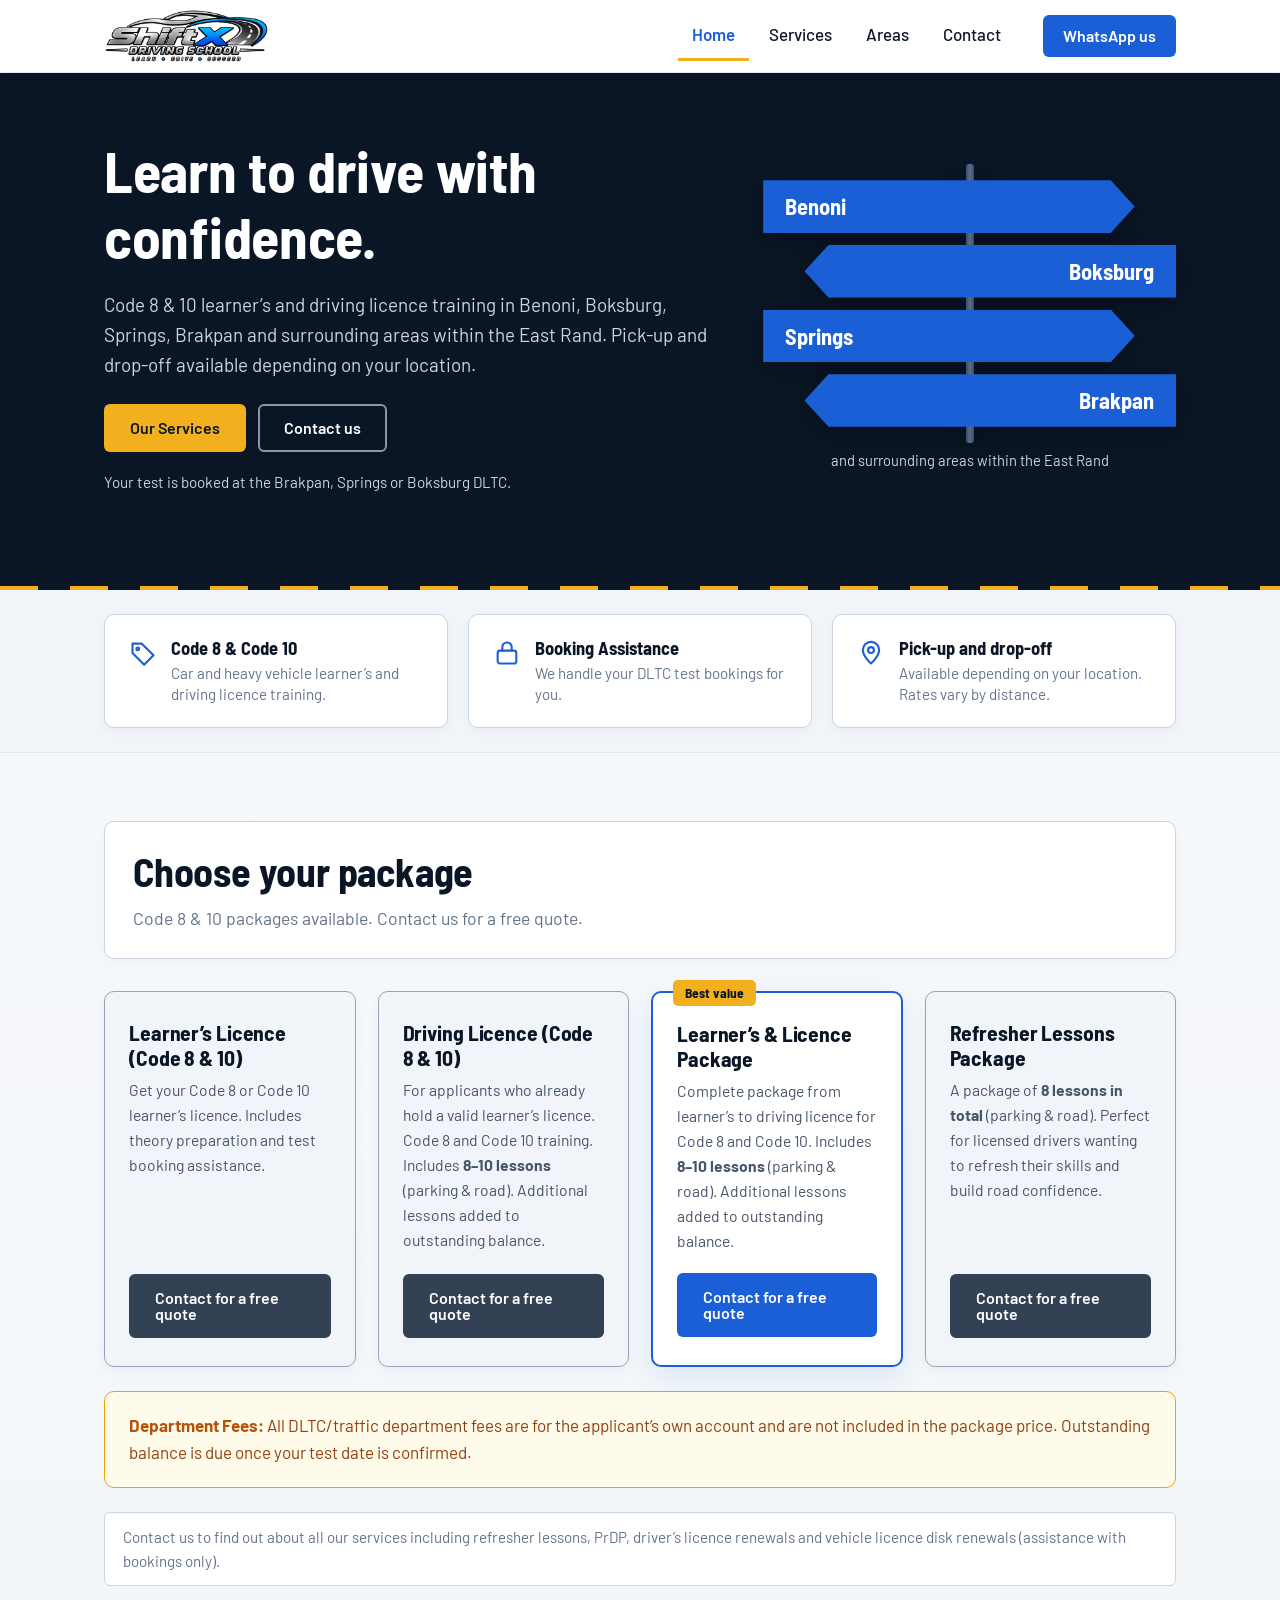
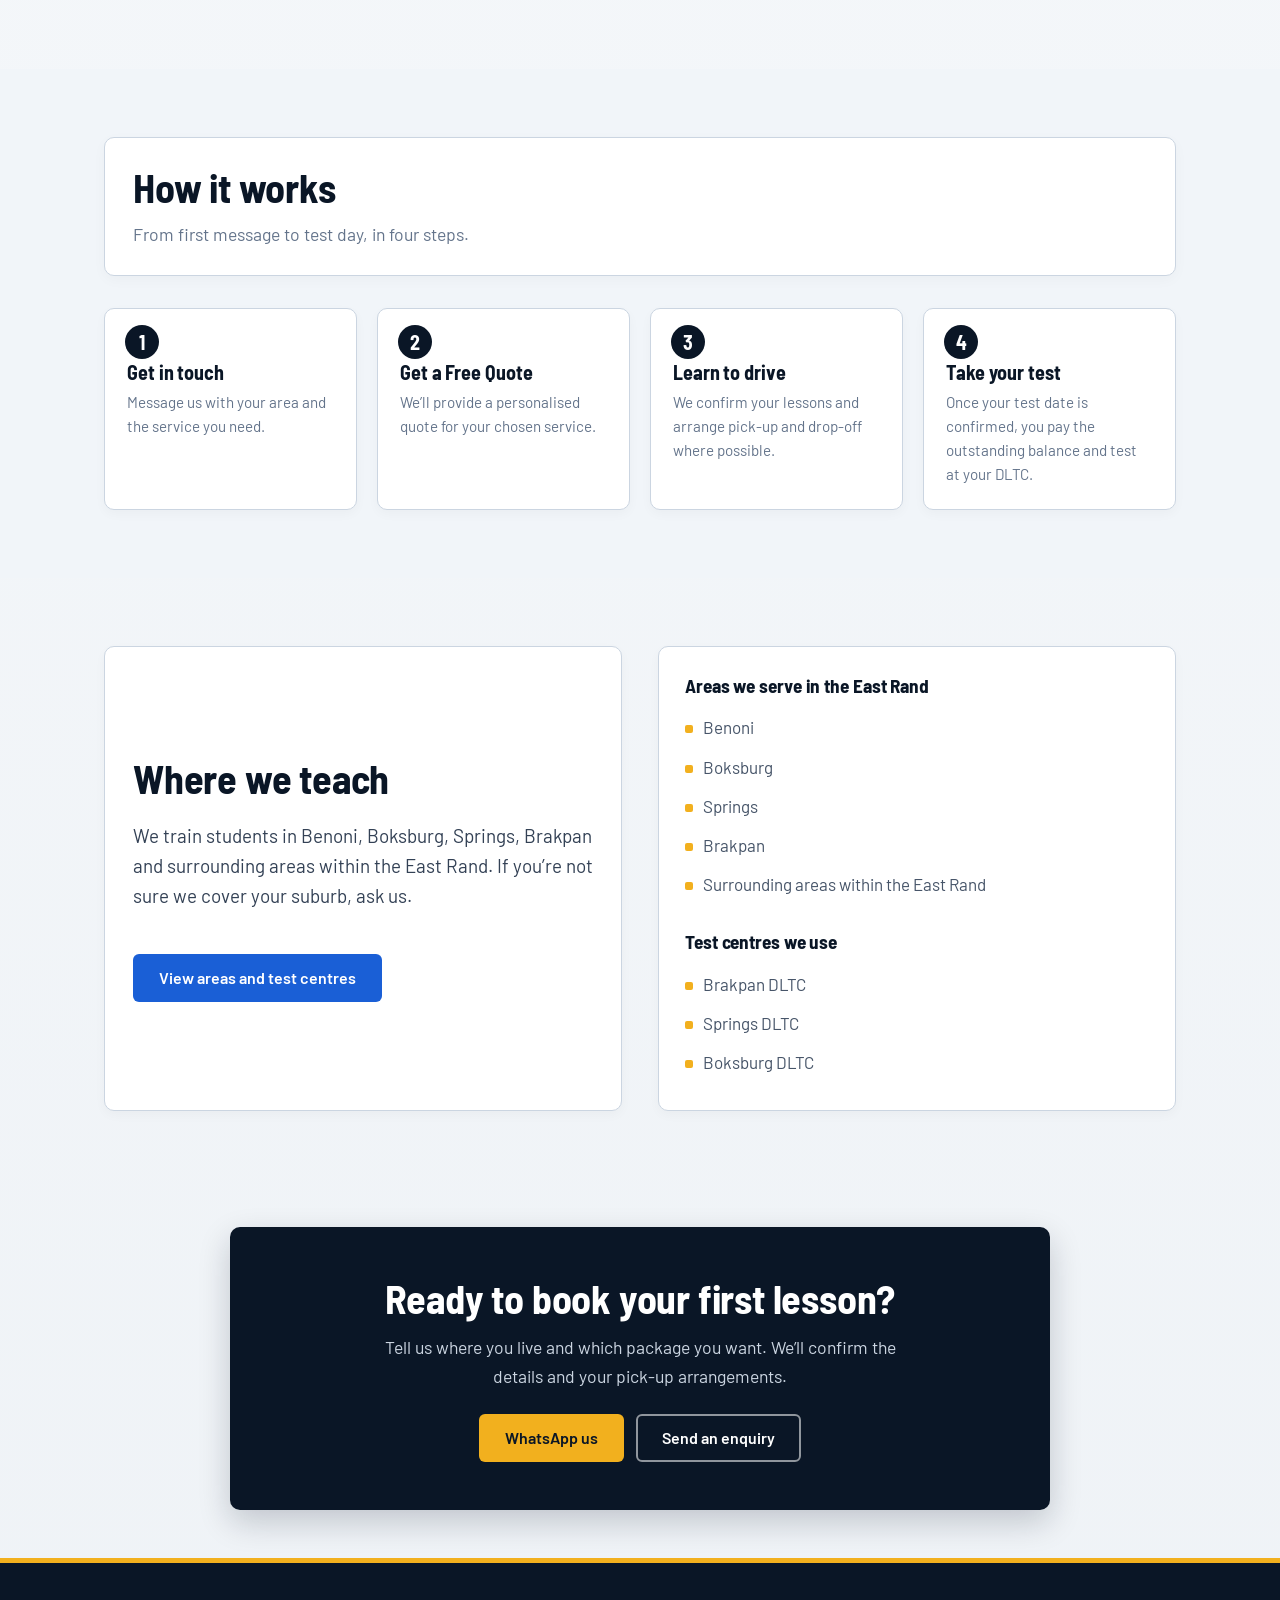
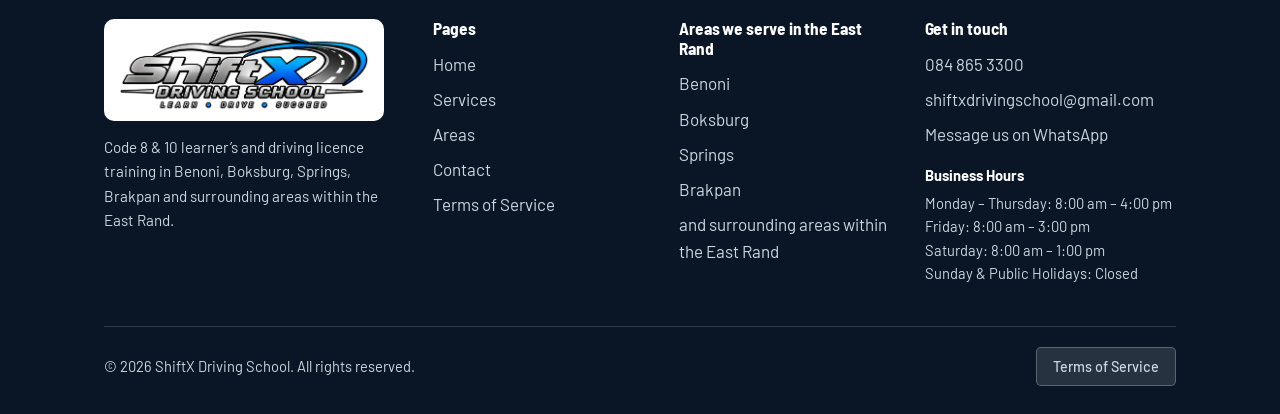
<file: index.html>
<!DOCTYPE html>
<html lang="en-ZA">
<head>
<meta charset="utf-8">
<meta name="viewport" content="width=device-width, initial-scale=1">
<title>ShiftX Driving School | Driving lessons in Benoni, Boksburg, Springs &amp; Brakpan</title>
<meta name="description" content="Code 8 &amp; 10 learner&rsquo;s and driving licence training in Benoni, Boksburg, Springs, Brakpan and surrounding areas within the East Rand. Refresher lessons, PrDP, driver's licence and vehicle licence disk renewals (assistance with bookings only).">
<meta name="theme-color" content="#0A1626">
<meta property="og:type" content="website">
<meta property="og:title" content="ShiftX Driving School | Driving lessons in Benoni, Boksburg, Springs &amp; Brakpan">
<meta property="og:description" content="Code 8 &amp; 10 learner&rsquo;s and driving licence training in Benoni, Boksburg, Springs, Brakpan and surrounding areas within the East Rand. Refresher lessons, PrDP, driver's licence and vehicle licence disk renewals (assistance with bookings only).">
<meta property="og:image" content="assets/og-image.jpg">
<link rel="icon" href="assets/favicon.svg" type="image/svg+xml">
<link rel="apple-touch-icon" href="assets/apple-touch-icon.png">
<link rel="preconnect" href="https://fonts.googleapis.com">
<link rel="preconnect" href="https://fonts.gstatic.com" crossorigin>
<link href="https://fonts.googleapis.com/css2?family=Barlow:wght@400;500;600&amp;family=Barlow+Semi+Condensed:wght@600;700&amp;display=swap" rel="stylesheet">
<link rel="stylesheet" href="css/styles.css">
</head>
<body>

<a class="skip-link" href="#main">Skip to content</a>
<header class="site-header">
  <div class="container header-inner">
    <a class="brand" href="index.html" aria-label="ShiftX Driving School, home"><img src="assets/logo-light.png" alt="ShiftX Driving School" width="1038" height="339"></a>
    <button class="nav-toggle" type="button" aria-expanded="false" aria-controls="site-nav"><span class="sr-only">Menu</span><span class="bars" aria-hidden="true"></span></button>
    <nav id="site-nav" class="nav" aria-label="Main">
      <ul>
        <li><a href="index.html" aria-current="page">Home</a></li>
        <li><a href="services.html">Services</a></li>
        <li><a href="areas.html">Areas</a></li>
        <li><a href="contact.html">Contact</a></li>
      </ul>
      <a class="btn btn--blue" data-whatsapp href="contact.html">WhatsApp us</a>
    </nav>
  </div>
</header>
<main id="main">
<script type="application/ld+json">{"@context": "https://schema.org", "@type": "LocalBusiness", "name": "ShiftX Driving School", "description": "Code 8 & 10 learner's and driving licence training in Benoni, Boksburg, Springs and Brakpan.", "areaServed": [{"@type": "City", "name": "Benoni"}, {"@type": "City", "name": "Boksburg"}, {"@type": "City", "name": "Springs"}, {"@type": "City", "name": "Brakpan"}], "address": {"@type": "PostalAddress", "addressCountry": "ZA", "addressRegion": "Gauteng"}}</script>
<section class="hero">
  <div class="container hero-grid">
    <div class="hero-card">
      <h1>Learn to drive with confidence.</h1>
      <p class="lead">Code 8 &amp; 10 learner&rsquo;s and driving licence training in Benoni, Boksburg, Springs, Brakpan and surrounding areas within the East Rand. Pick-up and drop-off available depending on your location.</p>
      <div class="btn-row">
        <a class="btn btn--yellow" href="services.html">Our Services</a>
        <a class="btn btn--outline-light" href="contact.html">Contact us</a>
      </div>
      <p class="hero-note">Your test is booked at the Brakpan, Springs or Boksburg DLTC.</p>
    </div>
    <div class="signpost-card">
      <nav class="signpost" aria-label="Areas we serve">
        <a class="sign" href="areas.html#benoni">Benoni</a>
        <a class="sign sign--left" href="areas.html#boksburg">Boksburg</a>
        <a class="sign" href="areas.html#springs">Springs</a>
        <a class="sign sign--left" href="areas.html#brakpan">Brakpan</a>
      </nav>
      <p class="signpost-caption">and surrounding areas within the East Rand</p>
    </div>
  </div>
</section>

<section class="strip" aria-label="Why choose us">
  <div class="container">
    <ul class="strip-grid">
      <li class="strip-item"><svg viewBox="0 0 24 24" fill="none" stroke="currentColor" stroke-width="1.8" stroke-linecap="round" stroke-linejoin="round" aria-hidden="true"><path d="M3 12V4h8l10 10-8 8L3 12z"/><circle cx="7.5" cy="8.5" r="1.2"/></svg><div><strong>Code 8 &amp; Code 10</strong><span>Car and heavy vehicle learner&rsquo;s and driving licence training.</span></div></li>
      <li class="strip-item"><svg viewBox="0 0 24 24" fill="none" stroke="currentColor" stroke-width="1.8" stroke-linecap="round" stroke-linejoin="round" aria-hidden="true"><rect x="4" y="10" width="16" height="11" rx="2"/><path d="M8 10V7a4 4 0 018 0v3"/></svg><div><strong>Booking Assistance</strong><span>We handle your DLTC test bookings for you.</span></div></li>
      <li class="strip-item"><svg viewBox="0 0 24 24" fill="none" stroke="currentColor" stroke-width="1.8" stroke-linecap="round" stroke-linejoin="round" aria-hidden="true"><path d="M12 21s7-6.2 7-11.5A7 7 0 005 9.5C5 14.8 12 21 12 21z"/><circle cx="12" cy="9.5" r="2.5"/></svg><div><strong>Pick-up and drop-off</strong><span>Available depending on your location. Rates vary by distance.</span></div></li>
    </ul>
  </div>
</section>

<section class="section" id="packages">
  <div class="container">
    <div class="section-head">
      <h2>Choose your package</h2>
      <p>Code 8 &amp; 10 packages available. Contact us for a free quote.</p>
    </div>
    <div class="plans">
      <!-- Learner's only -->
      <article class="plan">
        <h3>Learner&rsquo;s Licence (Code 8 &amp; 10)</h3>
        <p class="plan-desc">Get your Code 8 or Code 10 learner&rsquo;s licence. Includes theory preparation and test booking assistance.</p>
        <a class="btn btn--gray" href="contact.html" style="margin-top:auto">Contact for a free quote</a>
      </article>

      <!-- Licence only -->
      <article class="plan">
        <h3>Driving Licence (Code 8 &amp; 10)</h3>
        <p class="plan-desc">For applicants who already hold a valid learner&rsquo;s licence. Code 8 and Code 10 training. Includes <strong>8&ndash;10 lessons</strong> (parking &amp; road). Additional lessons added to outstanding balance.</p>
        <a class="btn btn--gray" href="contact.html" style="margin-top:auto">Contact for a free quote</a>
      </article>

      <!-- Combo package (Best value) -->
      <article class="plan plan--best">
        <span class="badge">Best value</span>
        <h3>Learner&rsquo;s &amp; Licence Package</h3>
        <p class="plan-desc">Complete package from learner&rsquo;s to driving licence for Code 8 and Code 10. Includes <strong>8&ndash;10 lessons</strong> (parking &amp; road). Additional lessons added to outstanding balance.</p>
        <a class="btn btn--blue" href="contact.html" style="margin-top:auto">Contact for a free quote</a>
      </article>

      <!-- Refresher lessons -->
      <article class="plan">
        <h3>Refresher Lessons Package</h3>
        <p class="plan-desc">A package of <strong>8 lessons in total</strong> (parking &amp; road). Perfect for licensed drivers wanting to refresh their skills and build road confidence.</p>
        <a class="btn btn--gray" href="contact.html" style="margin-top:auto">Contact for a free quote</a>
      </article>
    </div>

    <div class="notice-box">
      <p><strong>Department Fees:</strong> All DLTC/traffic department fees are for the applicant&rsquo;s own account and are not included in the package price. Outstanding balance is due once your test date is confirmed.</p>
    </div>
    <p class="fine">Contact us to find out about all our services including refresher lessons, PrDP, driver&rsquo;s licence renewals and vehicle licence disk renewals (assistance with bookings only).</p>
  </div>
</section>

<section class="section section--paper" id="how-it-works">
  <div class="container">
    <div class="section-head">
      <h2>How it works</h2>
      <p>From first message to test day, in four steps.</p>
    </div>
    <ol class="steps">
      <li><h3>Get in touch</h3><p>Message us with your area and the service you need.</p></li>
      <li><h3>Get a Free Quote</h3><p>We&rsquo;ll provide a personalised quote for your chosen service.</p></li>
      <li><h3>Learn to drive</h3><p>We confirm your lessons and arrange pick-up and drop-off where possible.</p></li>
      <li><h3>Take your test</h3><p>Once your test date is confirmed, you pay the outstanding balance and test at your DLTC.</p></li>
    </ol>
  </div>
</section>

<section class="section" id="areas">
  <div class="container split">
    <div class="text-block">
      <h2>Where we teach</h2>
      <p class="lead">We train students in Benoni, Boksburg, Springs, Brakpan and surrounding areas within the East Rand. If you&rsquo;re not sure we cover your suburb, ask us.</p>
      <div class="btn-row"><a class="btn btn--blue" href="areas.html">View areas and test centres</a></div>
    </div>
    <div class="panel">
      <h3>Areas we serve in the East Rand</h3>
      <ul class="tick-list"><li>Benoni</li><li>Boksburg</li><li>Springs</li><li>Brakpan</li><li>Surrounding areas within the East Rand</li></ul>
      <h3>Test centres we use</h3>
      <ul class="tick-list"><li>Brakpan DLTC</li><li>Springs DLTC</li><li>Boksburg DLTC</li></ul>
    </div>
  </div>
</section>
<section class="cta-band">
  <div class="container">
    <div class="cta-card">
      <h2>Ready to book your first lesson?</h2>
      <p>Tell us where you live and which package you want. We&rsquo;ll confirm the details and your pick-up arrangements.</p>
      <div class="btn-row">
        <a class="btn btn--yellow" data-whatsapp href="contact.html">WhatsApp us</a>
        <a class="btn btn--outline-light" href="contact.html">Send an enquiry</a>
      </div>
    </div>
  </div>
</section>
</main>
<footer class="site-footer">
  <div class="container">
    <div class="footer-grid">
      <div>
        <a class="footer-logo" href="index.html" aria-label="ShiftX Driving School, home"><img src="assets/logo-light.png" alt="ShiftX Driving School" width="1038" height="339" loading="lazy"></a>
        <p class="footer-about">Code 8 &amp; 10 learner&rsquo;s and driving licence training in Benoni, Boksburg, Springs, Brakpan and surrounding areas within the East Rand.</p>
      </div>
      <div>
        <h3>Pages</h3>
        <ul>
          <li><a href="index.html">Home</a></li>
          <li><a href="services.html">Services</a></li>
          <li><a href="areas.html">Areas</a></li>
          <li><a href="contact.html">Contact</a></li>
          <li><a href="tos.html">Terms of Service</a></li>
        </ul>
      </div>
      <div>
        <h3>Areas we serve in the East Rand</h3>
        <ul>
          <li><a href="areas.html#benoni">Benoni</a></li>
          <li><a href="areas.html#boksburg">Boksburg</a></li>
          <li><a href="areas.html#springs">Springs</a></li>
          <li><a href="areas.html#brakpan">Brakpan</a></li>
          <li>and surrounding areas within the East Rand</li>
        </ul>
      </div>
      <div>
        <h3>Get in touch</h3>
        <ul>
          <li><a data-phone href="contact.html"><span data-phone-text>Call us</span></a></li>
          <li><a data-email href="contact.html"><span data-email-text>Email us</span></a></li>
          <li><a data-whatsapp href="contact.html">Message us on WhatsApp</a></li>
        </ul>
        <div style="margin-top:16px;font-size:.92rem;color:var(--on-dark);">
          <strong style="color:#fff;display:block;margin-bottom:4px;">Business Hours</strong>
          Monday &ndash; Thursday: 8:00 am &ndash; 4:00 pm<br>
          Friday: 8:00 am &ndash; 3:00 pm<br>
          Saturday: 8:00 am &ndash; 1:00 pm<br>
          Sunday &amp; Public Holidays: Closed
        </div>
      </div>
    </div>
    <div class="footer-bottom">
      <span>&copy; 2026 ShiftX Driving School. All rights reserved.</span>
      <a class="btn-tos" href="tos.html">Terms of Service</a>
    </div>
  </div>
</footer>
<script src="js/config.js"></script>
<script src="js/main.js"></script>
</body>
</html>
</file>
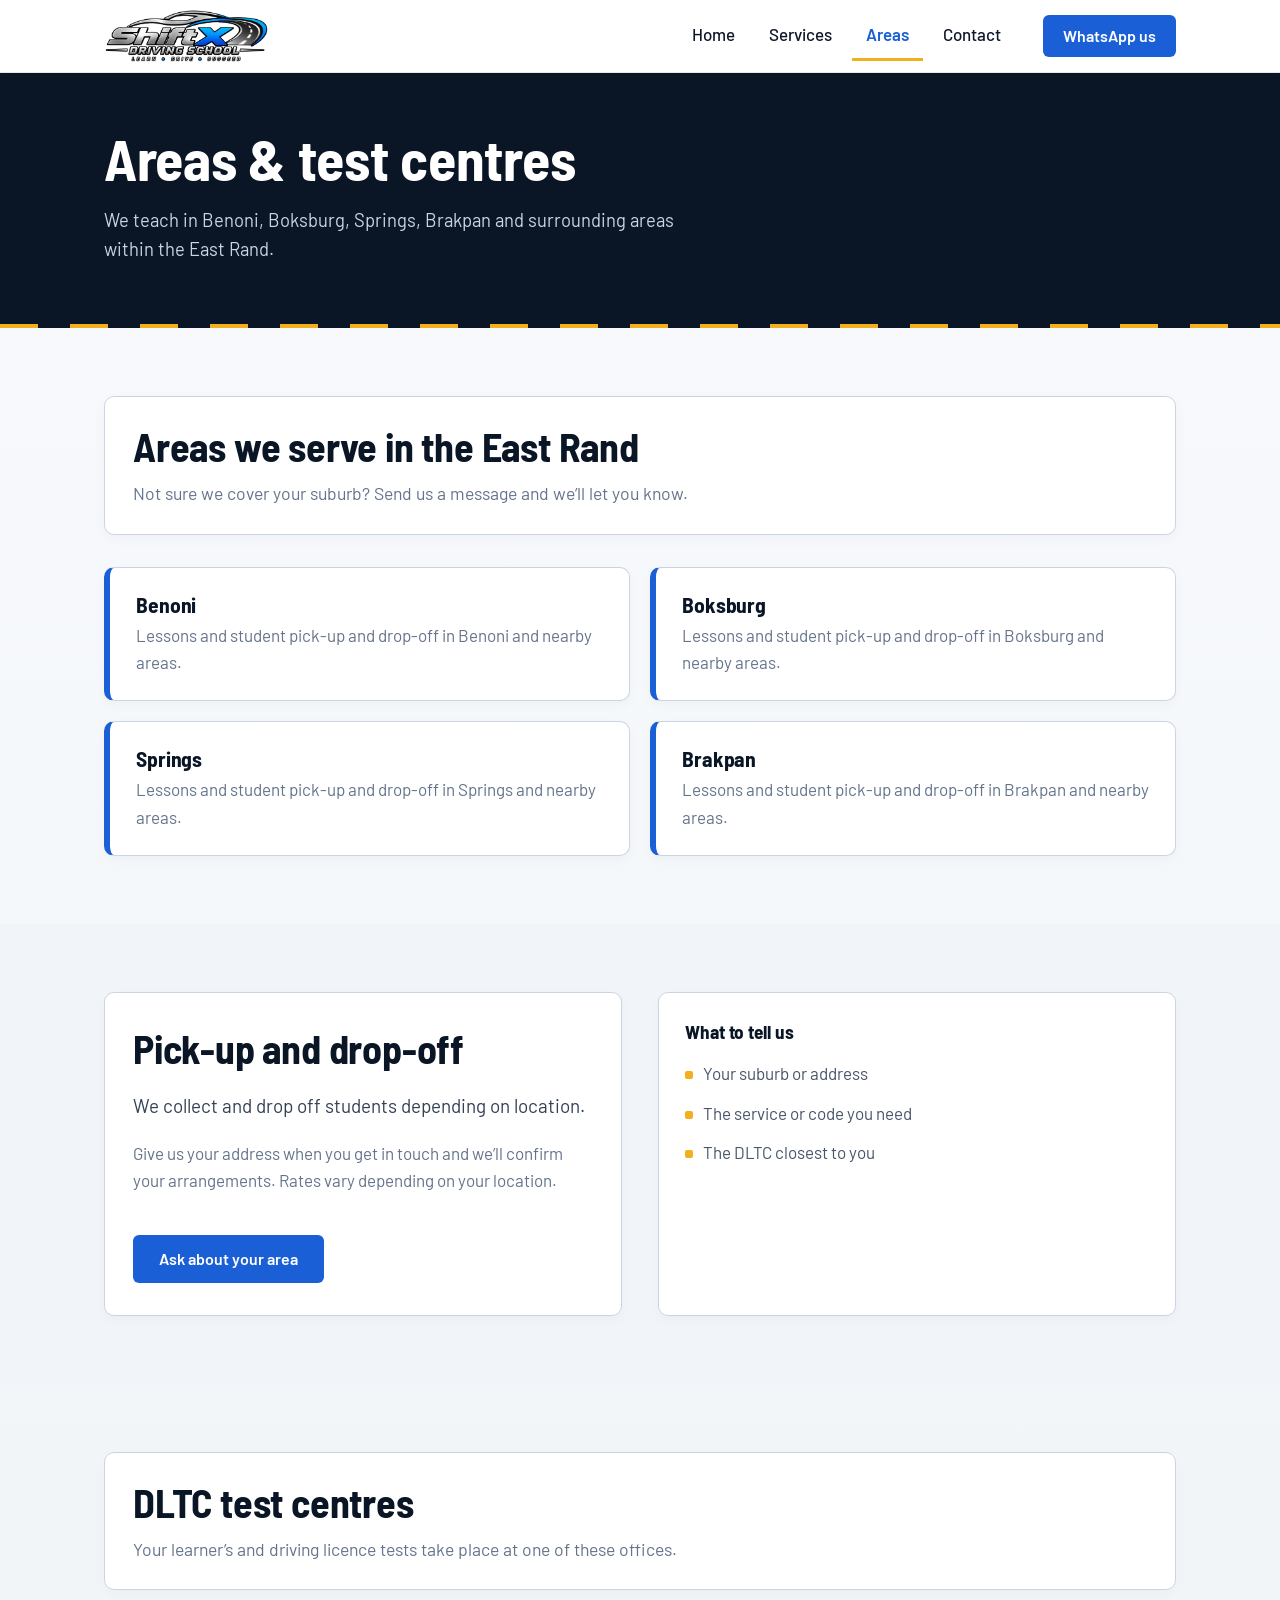
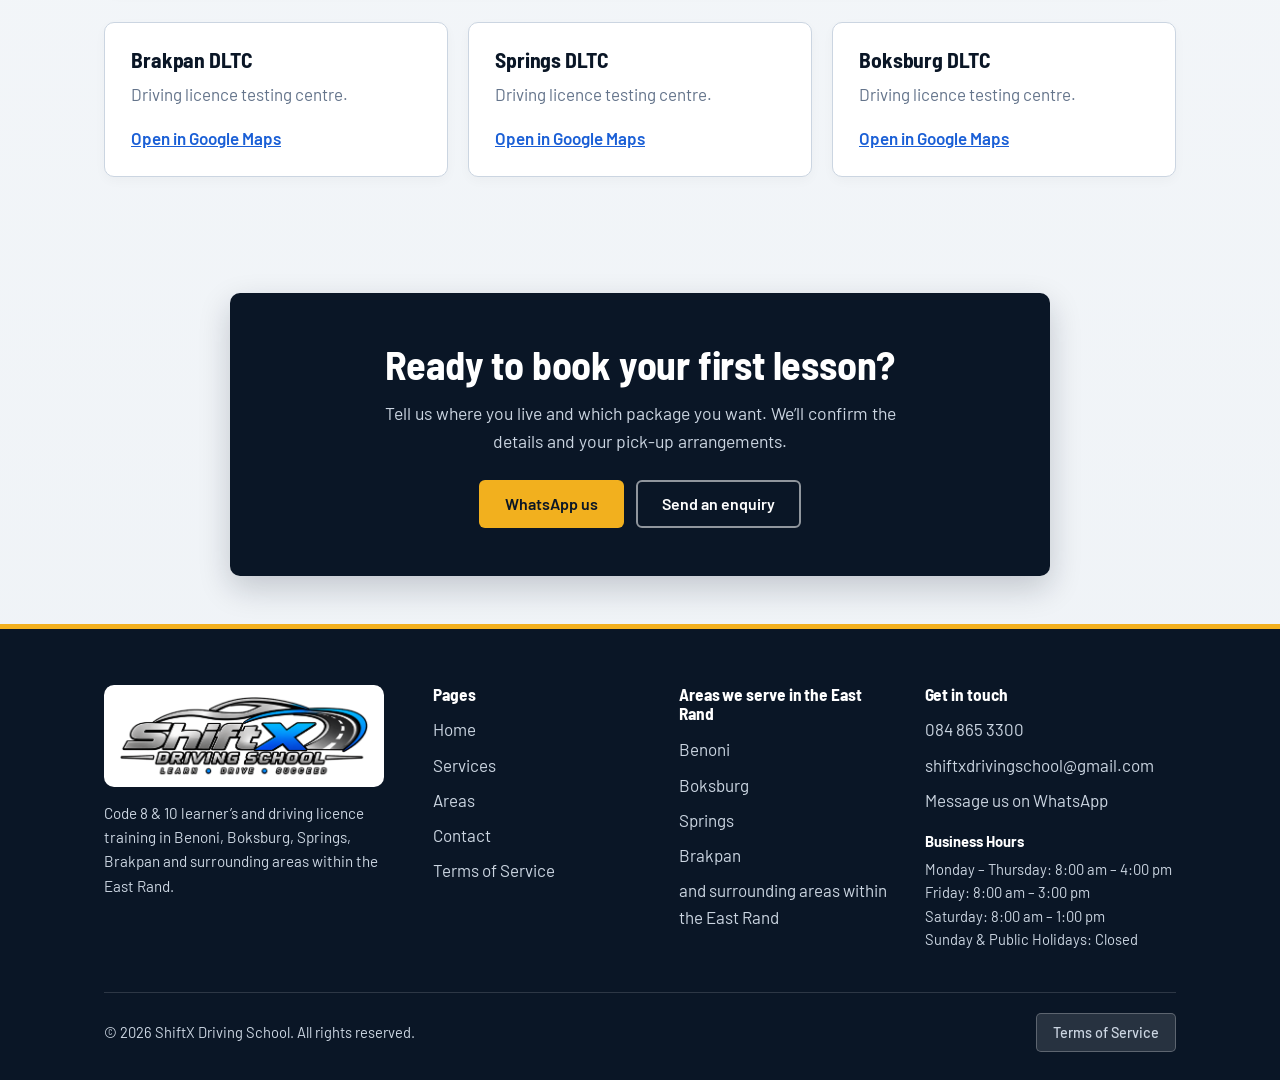
<file: areas.html>
<!DOCTYPE html>
<html lang="en-ZA">
<head>
<meta charset="utf-8">
<meta name="viewport" content="width=device-width, initial-scale=1">
<title>Areas &amp; test centres | ShiftX Driving School</title>
<meta name="description" content="We teach in Benoni, Boksburg, Springs, Brakpan and surrounding areas within the East Rand, and use the Brakpan, Springs and Boksburg DLTC offices.">
<meta name="theme-color" content="#0A1626">
<meta property="og:type" content="website">
<meta property="og:title" content="Areas &amp; test centres | ShiftX Driving School">
<meta property="og:description" content="We teach in Benoni, Boksburg, Springs, Brakpan and surrounding areas within the East Rand, and use the Brakpan, Springs and Boksburg DLTC offices.">
<meta property="og:image" content="assets/og-image.jpg">
<link rel="icon" href="assets/favicon.svg" type="image/svg+xml">
<link rel="apple-touch-icon" href="assets/apple-touch-icon.png">
<link rel="preconnect" href="https://fonts.googleapis.com">
<link rel="preconnect" href="https://fonts.gstatic.com" crossorigin>
<link href="https://fonts.googleapis.com/css2?family=Barlow:wght@400;500;600&amp;family=Barlow+Semi+Condensed:wght@600;700&amp;display=swap" rel="stylesheet">
<link rel="stylesheet" href="css/styles.css">
</head>
<body>

<a class="skip-link" href="#main">Skip to content</a>
<header class="site-header">
  <div class="container header-inner">
    <a class="brand" href="index.html" aria-label="ShiftX Driving School, home"><img src="assets/logo-light.png" alt="ShiftX Driving School" width="1038" height="339"></a>
    <button class="nav-toggle" type="button" aria-expanded="false" aria-controls="site-nav"><span class="sr-only">Menu</span><span class="bars" aria-hidden="true"></span></button>
    <nav id="site-nav" class="nav" aria-label="Main">
      <ul>
        <li><a href="index.html">Home</a></li>
        <li><a href="services.html">Services</a></li>
        <li><a href="areas.html" aria-current="page">Areas</a></li>
        <li><a href="contact.html">Contact</a></li>
      </ul>
      <a class="btn btn--blue" data-whatsapp href="contact.html">WhatsApp us</a>
    </nav>
  </div>
</header>
<main id="main">
<section class="page-hero">
  <div class="container">
    <div class="page-hero-card">
      <h1>Areas &amp; test centres</h1>
      <p>We teach in Benoni, Boksburg, Springs, Brakpan and surrounding areas within the East Rand.</p>
    </div>
  </div>
</section>

<section class="section">
  <div class="container">
    <div class="section-head"><h2>Areas we serve in the East Rand</h2><p>Not sure we cover your suburb? Send us a message and we&rsquo;ll let you know.</p></div>
    <div class="town-grid">
      <article class="town" id="benoni"><h3>Benoni</h3><p>Lessons and student pick-up and drop-off in Benoni and nearby areas.</p></article>
      <article class="town" id="boksburg"><h3>Boksburg</h3><p>Lessons and student pick-up and drop-off in Boksburg and nearby areas.</p></article>
      <article class="town" id="springs"><h3>Springs</h3><p>Lessons and student pick-up and drop-off in Springs and nearby areas.</p></article>
      <article class="town" id="brakpan"><h3>Brakpan</h3><p>Lessons and student pick-up and drop-off in Brakpan and nearby areas.</p></article>
    </div>
  </div>
</section>

<section class="section section--paper">
  <div class="container split">
    <div class="text-block">
      <h2>Pick-up and drop-off</h2>
      <p class="lead">We collect and drop off students depending on location.</p>
      <p class="muted">Give us your address when you get in touch and we&rsquo;ll confirm your arrangements. Rates vary depending on your location.</p>
      <div class="btn-row"><a class="btn btn--blue" href="contact.html">Ask about your area</a></div>
    </div>
    <div class="panel">
      <h3>What to tell us</h3>
      <ul class="tick-list"><li>Your suburb or address</li><li>The service or code you need</li><li>The DLTC closest to you</li></ul>
    </div>
  </div>
</section>

<section class="section">
  <div class="container">
    <div class="section-head"><h2>DLTC test centres</h2><p>Your learner&rsquo;s and driving licence tests take place at one of these offices.</p></div>
    <div class="dltc-grid">
      <article class="dltc"><h3>Brakpan DLTC</h3><p class="muted">Driving licence testing centre.</p><a href="https://www.google.com/maps/search/?api=1&amp;query=Brakpan+DLTC" target="_blank" rel="noopener">Open in Google Maps<span class="sr-only"> (opens in a new tab)</span></a></article>
      <article class="dltc"><h3>Springs DLTC</h3><p class="muted">Driving licence testing centre.</p><a href="https://www.google.com/maps/search/?api=1&amp;query=Springs+DLTC" target="_blank" rel="noopener">Open in Google Maps<span class="sr-only"> (opens in a new tab)</span></a></article>
      <article class="dltc"><h3>Boksburg DLTC</h3><p class="muted">Driving licence testing centre.</p><a href="https://www.google.com/maps/search/?api=1&amp;query=Boksburg+DLTC" target="_blank" rel="noopener">Open in Google Maps<span class="sr-only"> (opens in a new tab)</span></a></article>
    </div>
  </div>
</section>
<section class="cta-band">
  <div class="container">
    <div class="cta-card">
      <h2>Ready to book your first lesson?</h2>
      <p>Tell us where you live and which package you want. We&rsquo;ll confirm the details and your pick-up arrangements.</p>
      <div class="btn-row">
        <a class="btn btn--yellow" data-whatsapp href="contact.html">WhatsApp us</a>
        <a class="btn btn--outline-light" href="contact.html">Send an enquiry</a>
      </div>
    </div>
  </div>
</section>
</main>
<footer class="site-footer">
  <div class="container">
    <div class="footer-grid">
      <div>
        <a class="footer-logo" href="index.html" aria-label="ShiftX Driving School, home"><img src="assets/logo-light.png" alt="ShiftX Driving School" width="1038" height="339" loading="lazy"></a>
        <p class="footer-about">Code 8 &amp; 10 learner&rsquo;s and driving licence training in Benoni, Boksburg, Springs, Brakpan and surrounding areas within the East Rand.</p>
      </div>
      <div>
        <h3>Pages</h3>
        <ul>
          <li><a href="index.html">Home</a></li>
          <li><a href="services.html">Services</a></li>
          <li><a href="areas.html">Areas</a></li>
          <li><a href="contact.html">Contact</a></li>
          <li><a href="tos.html">Terms of Service</a></li>
        </ul>
      </div>
      <div>
        <h3>Areas we serve in the East Rand</h3>
        <ul>
          <li><a href="areas.html#benoni">Benoni</a></li>
          <li><a href="areas.html#boksburg">Boksburg</a></li>
          <li><a href="areas.html#springs">Springs</a></li>
          <li><a href="areas.html#brakpan">Brakpan</a></li>
          <li>and surrounding areas within the East Rand</li>
        </ul>
      </div>
      <div>
        <h3>Get in touch</h3>
        <ul>
          <li><a data-phone href="contact.html"><span data-phone-text>Call us</span></a></li>
          <li><a data-email href="contact.html"><span data-email-text>Email us</span></a></li>
          <li><a data-whatsapp href="contact.html">Message us on WhatsApp</a></li>
        </ul>
        <div style="margin-top:16px;font-size:.92rem;color:var(--on-dark);">
          <strong style="color:#fff;display:block;margin-bottom:4px;">Business Hours</strong>
          Monday &ndash; Thursday: 8:00 am &ndash; 4:00 pm<br>
          Friday: 8:00 am &ndash; 3:00 pm<br>
          Saturday: 8:00 am &ndash; 1:00 pm<br>
          Sunday &amp; Public Holidays: Closed
        </div>
      </div>
    </div>
    <div class="footer-bottom">
      <span>&copy; 2026 ShiftX Driving School. All rights reserved.</span>
      <a class="btn-tos" href="tos.html">Terms of Service</a>
    </div>
  </div>
</footer>
<script src="js/config.js"></script>
<script src="js/main.js"></script>
</body>
</html>
</file>
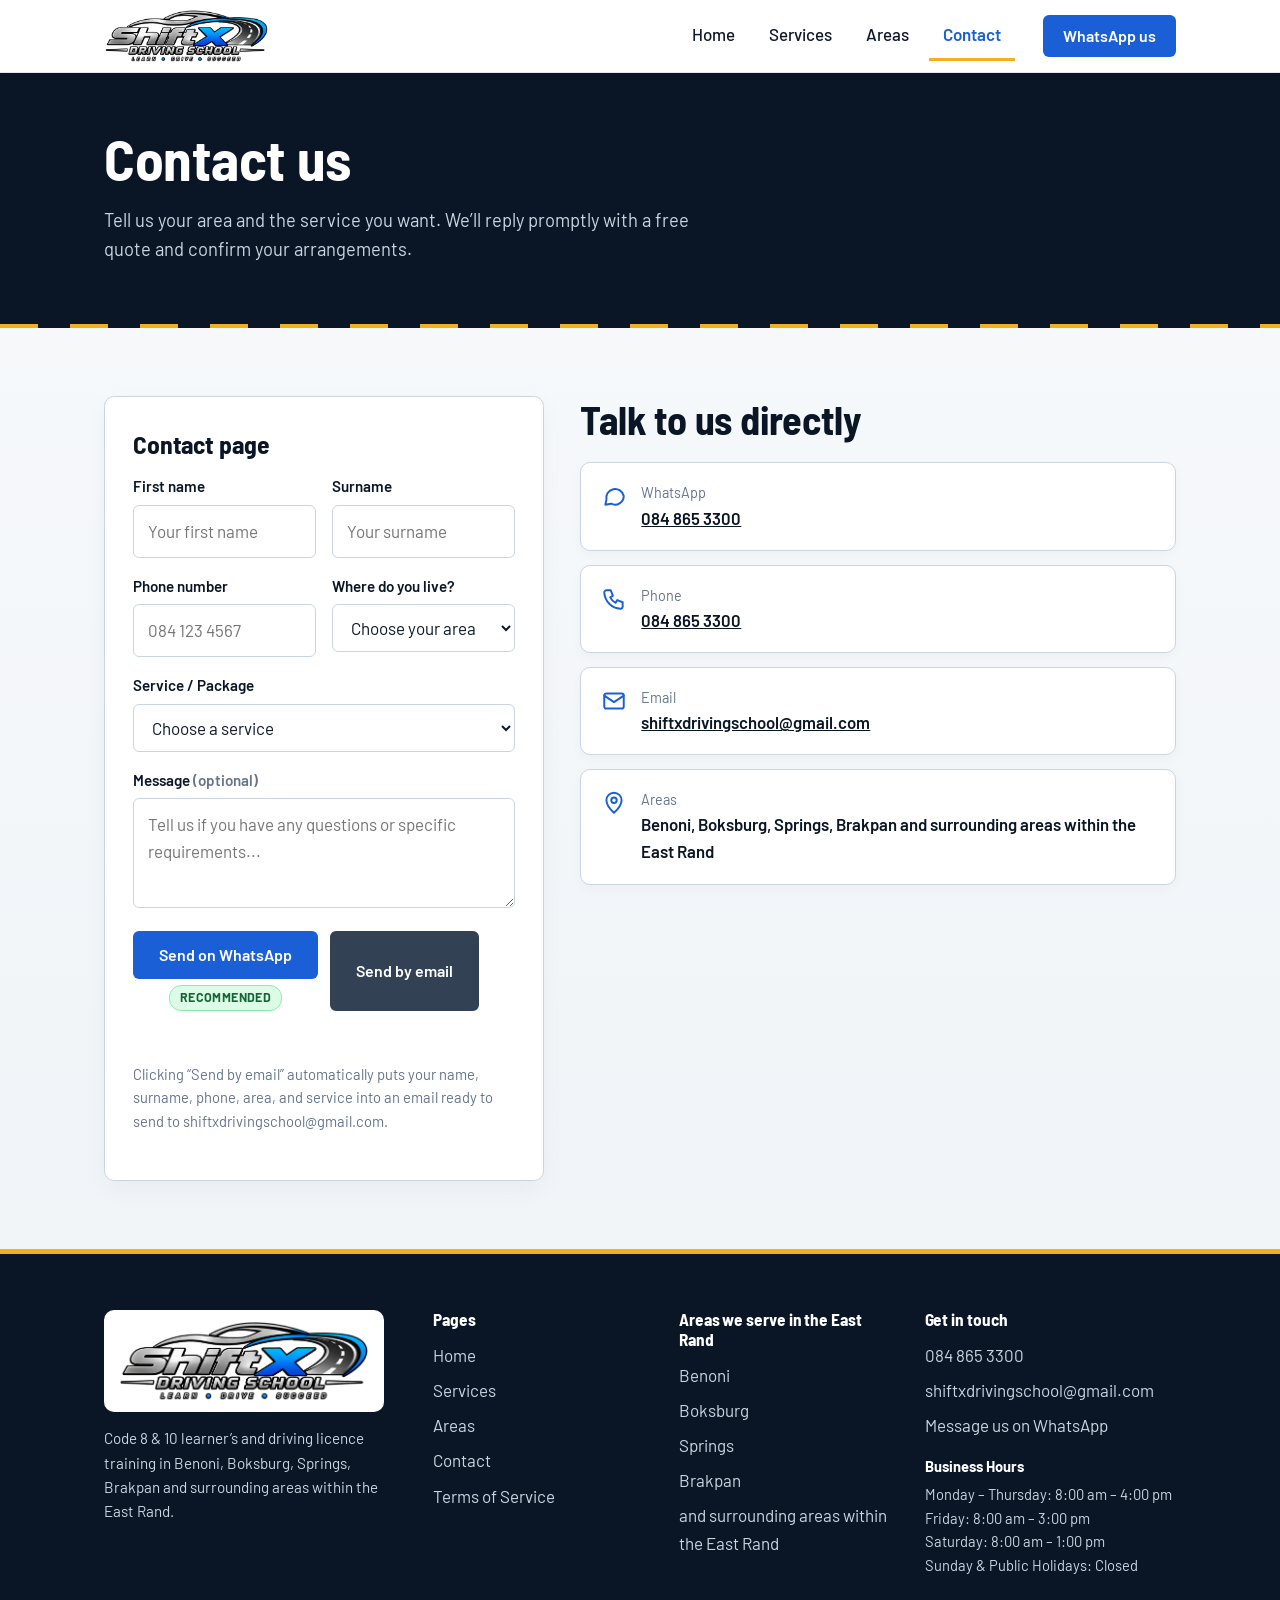
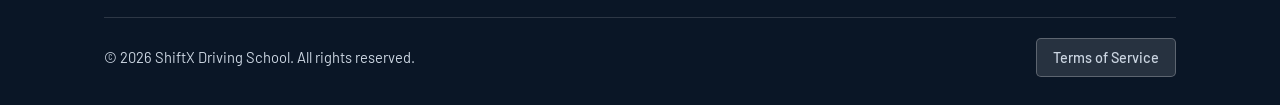
<file: contact.html>
<!DOCTYPE html>
<html lang="en-ZA">
<head>
<meta charset="utf-8">
<meta name="viewport" content="width=device-width, initial-scale=1">
<title>Contact | ShiftX Driving School</title>
<meta name="description" content="Contact ShiftX Driving School to book driving lessons in Benoni, Boksburg, Springs or Brakpan.">
<meta name="theme-color" content="#0A1626">
<meta property="og:type" content="website">
<meta property="og:title" content="Contact | ShiftX Driving School">
<meta property="og:description" content="Contact ShiftX Driving School to book driving lessons in Benoni, Boksburg, Springs or Brakpan.">
<meta property="og:image" content="assets/og-image.jpg">
<link rel="icon" href="assets/favicon.svg" type="image/svg+xml">
<link rel="apple-touch-icon" href="assets/apple-touch-icon.png">
<link rel="preconnect" href="https://fonts.googleapis.com">
<link rel="preconnect" href="https://fonts.gstatic.com" crossorigin>
<link href="https://fonts.googleapis.com/css2?family=Barlow:wght@400;500;600&amp;family=Barlow+Semi+Condensed:wght@600;700&amp;display=swap" rel="stylesheet">
<link rel="stylesheet" href="css/styles.css">
</head>
<body>

<a class="skip-link" href="#main">Skip to content</a>
<header class="site-header">
  <div class="container header-inner">
    <a class="brand" href="index.html" aria-label="ShiftX Driving School, home"><img src="assets/logo-light.png" alt="ShiftX Driving School" width="1038" height="339"></a>
    <button class="nav-toggle" type="button" aria-expanded="false" aria-controls="site-nav"><span class="sr-only">Menu</span><span class="bars" aria-hidden="true"></span></button>
    <nav id="site-nav" class="nav" aria-label="Main">
      <ul>
        <li><a href="index.html">Home</a></li>
        <li><a href="services.html">Services</a></li>
        <li><a href="areas.html">Areas</a></li>
        <li><a href="contact.html" aria-current="page">Contact</a></li>
      </ul>
      <a class="btn btn--blue" data-whatsapp href="contact.html">WhatsApp us</a>
    </nav>
  </div>
</header>
<main id="main">
<section class="page-hero">
  <div class="container">
    <div class="page-hero-card">
      <h1>Contact us</h1>
      <p>Tell us your area and the service you want. We&rsquo;ll reply promptly with a free quote and confirm your arrangements.</p>
    </div>
  </div>
</section>

<section class="section">
  <div class="container contact-layout">
    <div>
      <h2>Talk to us directly</h2>
      <ul class="info-list">
        <li><svg viewBox="0 0 24 24" fill="none" stroke="currentColor" stroke-width="1.8" stroke-linecap="round" stroke-linejoin="round" aria-hidden="true"><path d="M21 12a8 8 0 01-11.6 7.1L4 20l1-4.6A8 8 0 1121 12z"/></svg><div><small>WhatsApp</small><a data-whatsapp href="#"><span data-phone-text>Message us</span></a></div></li>
        <li><svg viewBox="0 0 24 24" fill="none" stroke="currentColor" stroke-width="1.8" stroke-linecap="round" stroke-linejoin="round" aria-hidden="true"><path d="M5 4h4l2 5-2.5 1.5a11 11 0 005 5L15 13l5 2v4a2 2 0 01-2 2A16 16 0 013 6a2 2 0 012-2z"/></svg><div><small>Phone</small><a data-phone href="#"><span data-phone-text>Call us</span></a></div></li>
        <li><svg viewBox="0 0 24 24" fill="none" stroke="currentColor" stroke-width="1.8" stroke-linecap="round" stroke-linejoin="round" aria-hidden="true"><rect x="3" y="5" width="18" height="14" rx="2"/><path d="M3 7l9 6 9-6"/></svg><div><small>Email</small><a data-email href="#"><span data-email-text>shiftxdrivingschool@gmail.com</span></a></div></li>
        <li><svg viewBox="0 0 24 24" fill="none" stroke="currentColor" stroke-width="1.8" stroke-linecap="round" stroke-linejoin="round" aria-hidden="true"><path d="M12 21s7-6.2 7-11.5A7 7 0 005 9.5C5 14.8 12 21 12 21z"/><circle cx="12" cy="9.5" r="2.5"/></svg><div><small>Areas</small><strong>Benoni, Boksburg, Springs, Brakpan and surrounding areas within the East Rand</strong></div></li>
      </ul>
    </div>

    <form class="form" id="enquiry">
      <h2>Contact page</h2>
      <div class="field-row">
        <div class="field"><label for="firstName">First name</label><input id="firstName" name="firstName" type="text" autocomplete="given-name" placeholder="Your first name" required></div>
        <div class="field"><label for="surname">Surname</label><input id="surname" name="surname" type="text" autocomplete="family-name" placeholder="Your surname" required></div>
      </div>
      <div class="field-row">
        <div class="field"><label for="phone">Phone number</label><input id="phone" name="phone" type="tel" autocomplete="tel" placeholder="084 123 4567" required></div>
        <div class="field"><label for="area">Where do you live?</label>
          <select id="area" name="area" required>
            <option value="" disabled selected>Choose your area</option>
            <option>Benoni</option><option>Boksburg</option><option>Springs</option><option>Brakpan</option><option>Another area in the East Rand</option>
          </select>
        </div>
      </div>
      <div class="field"><label for="package">Service / Package</label>
        <select id="package" name="package" required>
          <option value="" disabled selected>Choose a service</option>
          <option>Learner&rsquo;s Licence (Code 8 &amp; 10)</option>
          <option>Driving Licence (Code 8 &amp; 10)</option>
          <option>Learner&rsquo;s &amp; Licence Package</option>
          <option>Refresher Lessons Package</option>
          <option>Vehicle Licence Disk Renewal (Assistance with bookings only)</option>
          <option>Driver&rsquo;s Licence Renewal (Assistance with bookings only)</option>
          <option>PrDP</option>
          <option>Not sure yet</option>
        </select>
      </div>
      <div class="field"><label for="message">Message <span class="muted">(optional)</span></label><textarea id="message" name="message" placeholder="Tell us if you have any questions or specific requirements..."></textarea></div>
      <div class="btn-row" style="margin-top:8px">
        <div style="display:inline-flex;flex-direction:column;align-items:center;gap:6px">
          <button class="btn btn--blue" type="submit" data-channel="whatsapp">Send on WhatsApp</button>
          <span style="color:#166534;background:#DCFCE7;border:1px solid #86EFAC;padding:2px 10px;border-radius:12px;font-size:.78rem;font-weight:700;letter-spacing:.03em;text-transform:uppercase">Recommended</span>
        </div>
        <button class="btn btn--gray" type="submit" data-channel="email">Send by email</button>
      </div>
      <p class="form-status" id="form-status" role="status" aria-live="polite"></p>
      <p class="form-hint">Clicking &ldquo;Send by email&rdquo; automatically puts your name, surname, phone, area, and service into an email ready to send to shiftxdrivingschool@gmail.com.</p>
    </form>
  </div>
</section>
</main>
<footer class="site-footer">
  <div class="container">
    <div class="footer-grid">
      <div>
        <a class="footer-logo" href="index.html" aria-label="ShiftX Driving School, home"><img src="assets/logo-light.png" alt="ShiftX Driving School" width="1038" height="339" loading="lazy"></a>
        <p class="footer-about">Code 8 &amp; 10 learner&rsquo;s and driving licence training in Benoni, Boksburg, Springs, Brakpan and surrounding areas within the East Rand.</p>
      </div>
      <div>
        <h3>Pages</h3>
        <ul>
          <li><a href="index.html">Home</a></li>
          <li><a href="services.html">Services</a></li>
          <li><a href="areas.html">Areas</a></li>
          <li><a href="contact.html">Contact</a></li>
          <li><a href="tos.html">Terms of Service</a></li>
        </ul>
      </div>
      <div>
        <h3>Areas we serve in the East Rand</h3>
        <ul>
          <li><a href="areas.html#benoni">Benoni</a></li>
          <li><a href="areas.html#boksburg">Boksburg</a></li>
          <li><a href="areas.html#springs">Springs</a></li>
          <li><a href="areas.html#brakpan">Brakpan</a></li>
          <li>and surrounding areas within the East Rand</li>
        </ul>
      </div>
      <div>
        <h3>Get in touch</h3>
        <ul>
          <li><a data-phone href="contact.html"><span data-phone-text>Call us</span></a></li>
          <li><a data-email href="contact.html"><span data-email-text>shiftxdrivingschool@gmail.com</span></a></li>
          <li><a data-whatsapp href="contact.html">Message us on WhatsApp</a></li>
        </ul>
        <div style="margin-top:16px;font-size:.92rem;color:var(--on-dark);">
          <strong style="color:#fff;display:block;margin-bottom:4px;">Business Hours</strong>
          Monday &ndash; Thursday: 8:00 am &ndash; 4:00 pm<br>
          Friday: 8:00 am &ndash; 3:00 pm<br>
          Saturday: 8:00 am &ndash; 1:00 pm<br>
          Sunday &amp; Public Holidays: Closed
        </div>
      </div>
    </div>
    <div class="footer-bottom">
      <span>&copy; 2026 ShiftX Driving School. All rights reserved.</span>
      <a class="btn-tos" href="tos.html">Terms of Service</a>
    </div>
  </div>
</footer>
<script src="js/config.js"></script>
<script src="js/main.js"></script>
</body>
</html>
</file>
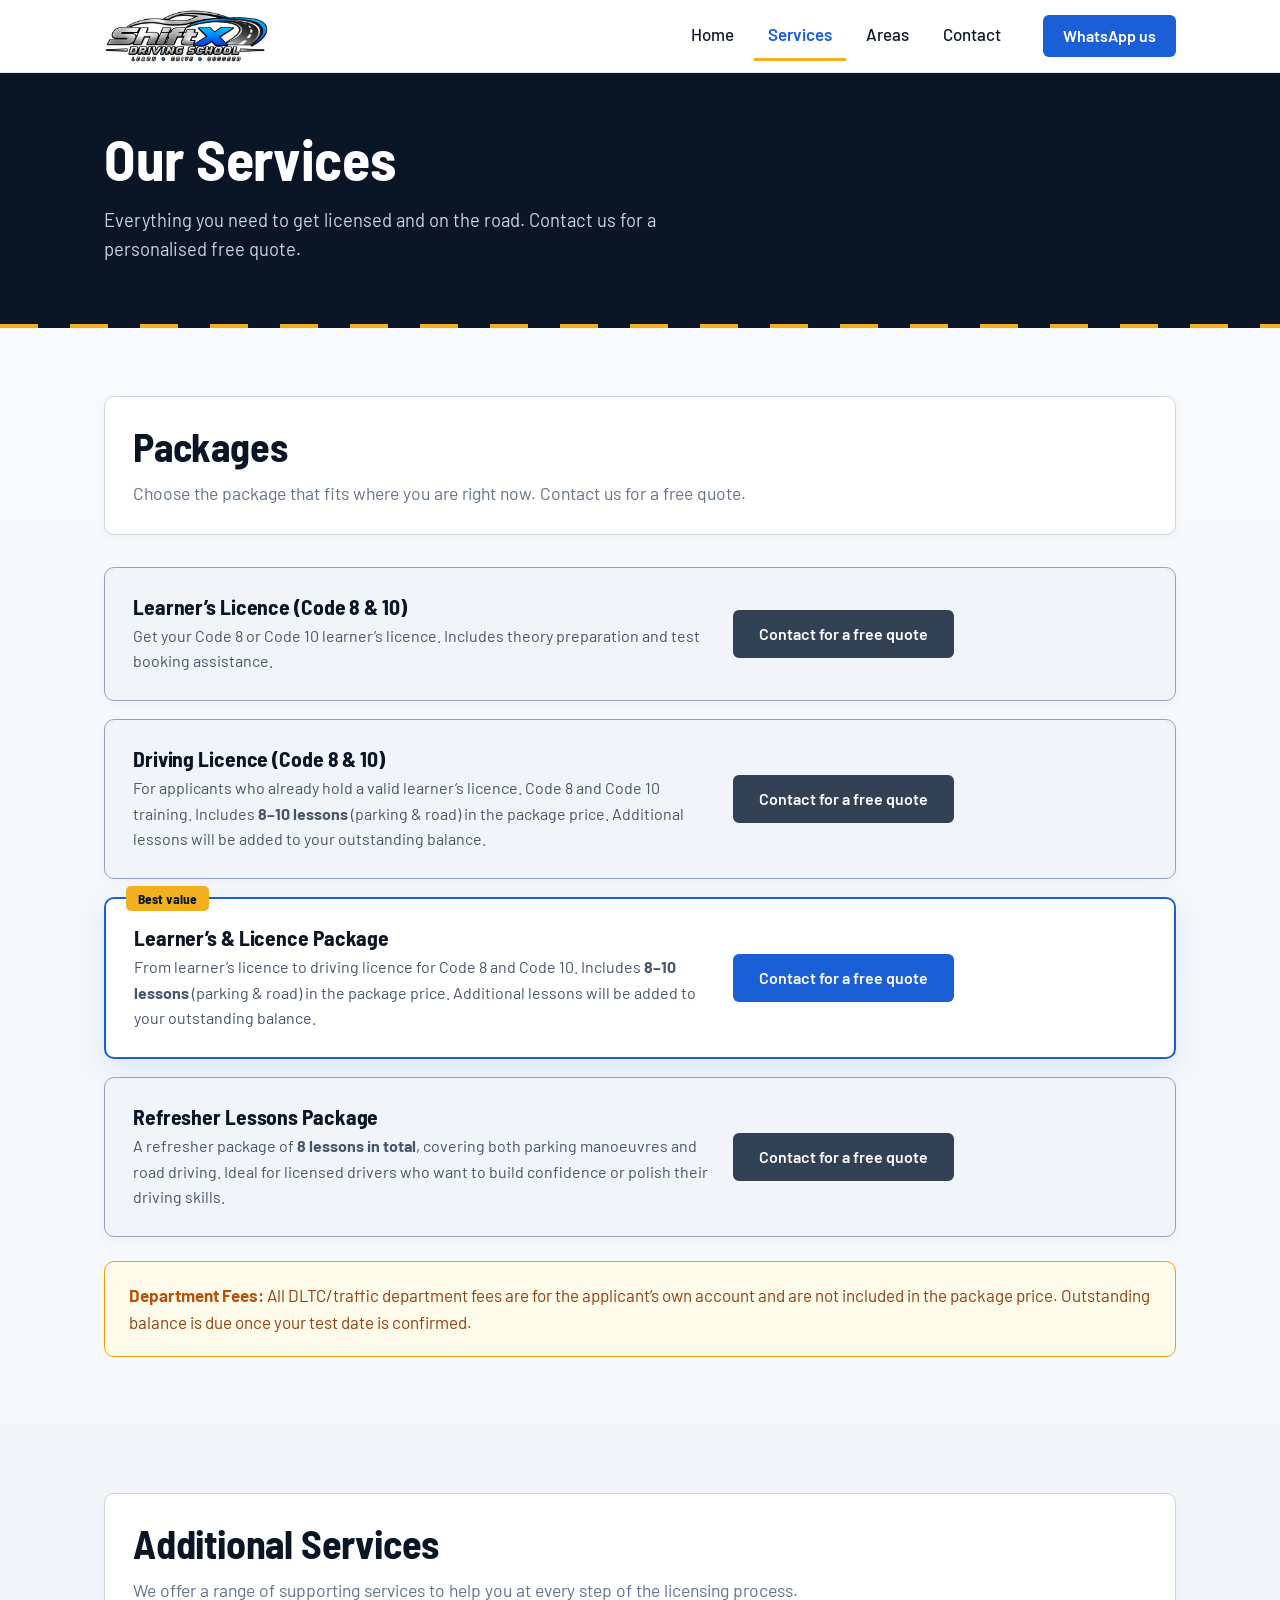
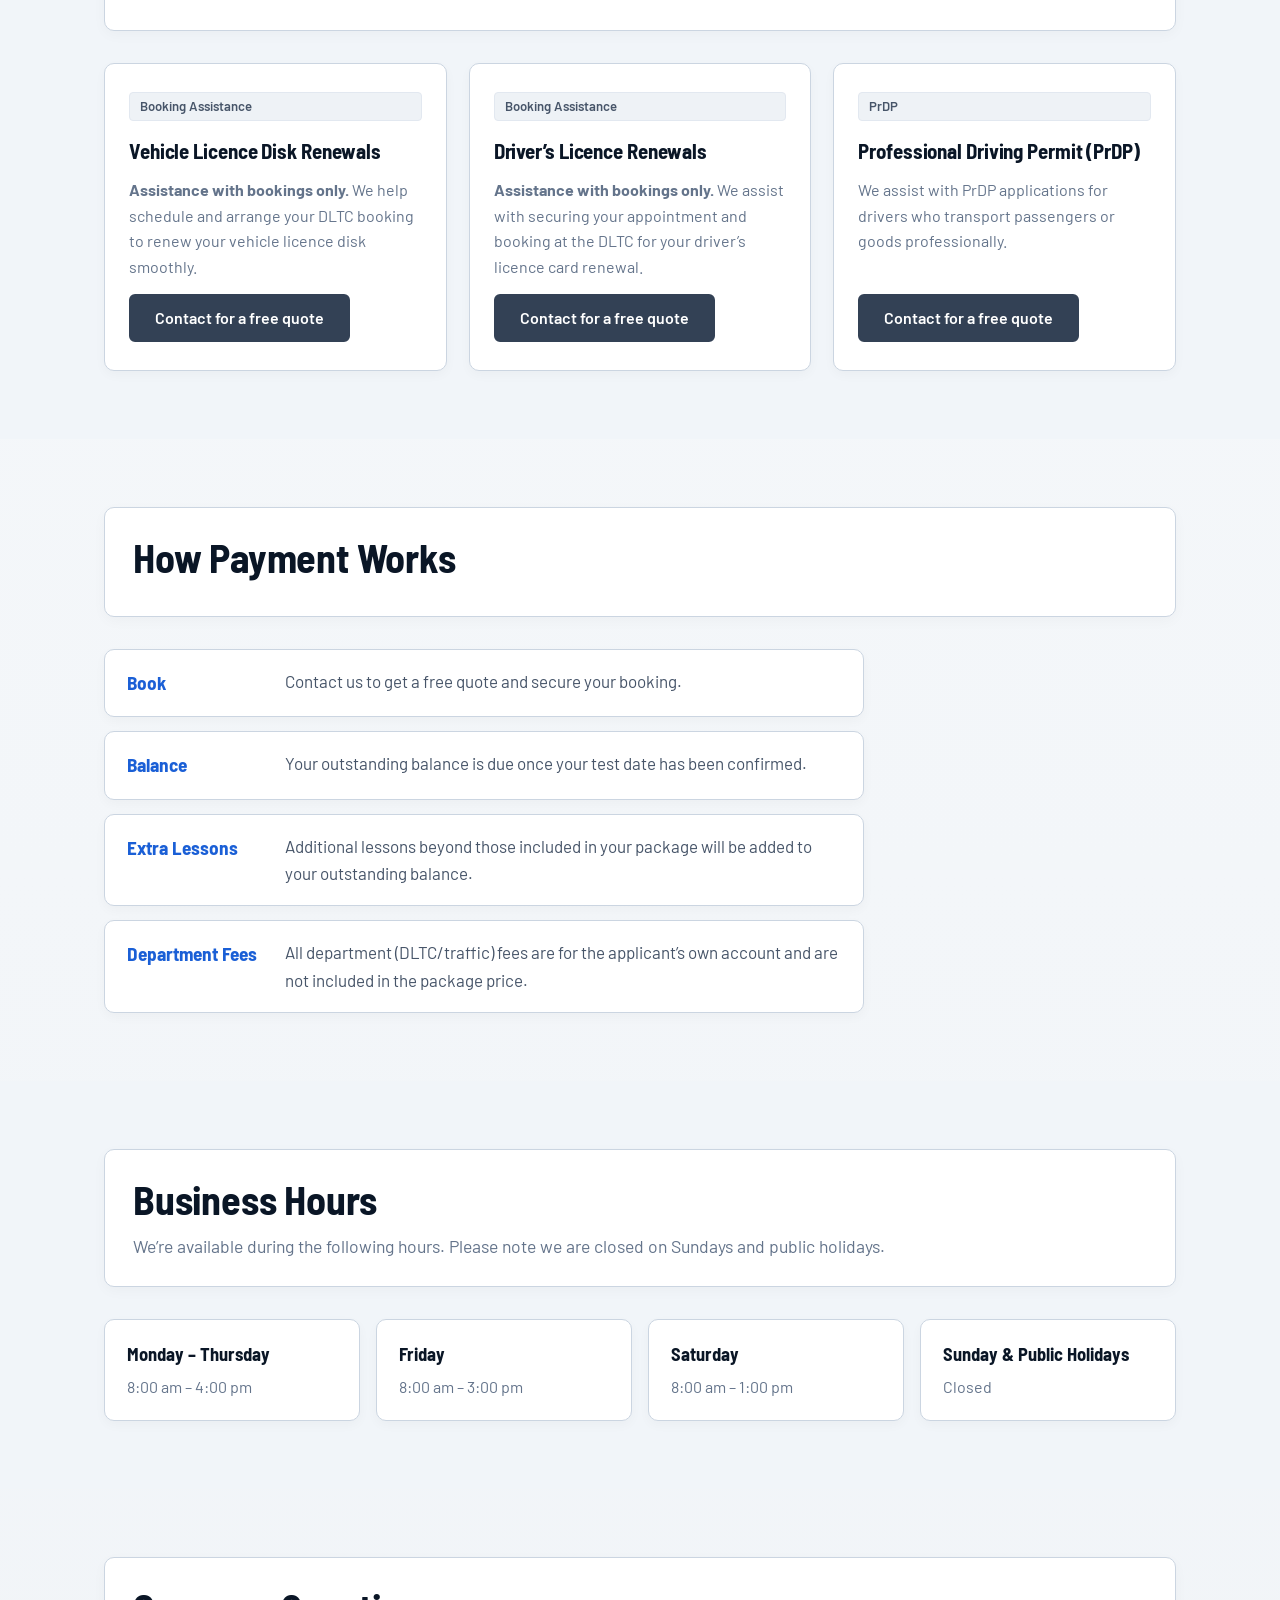
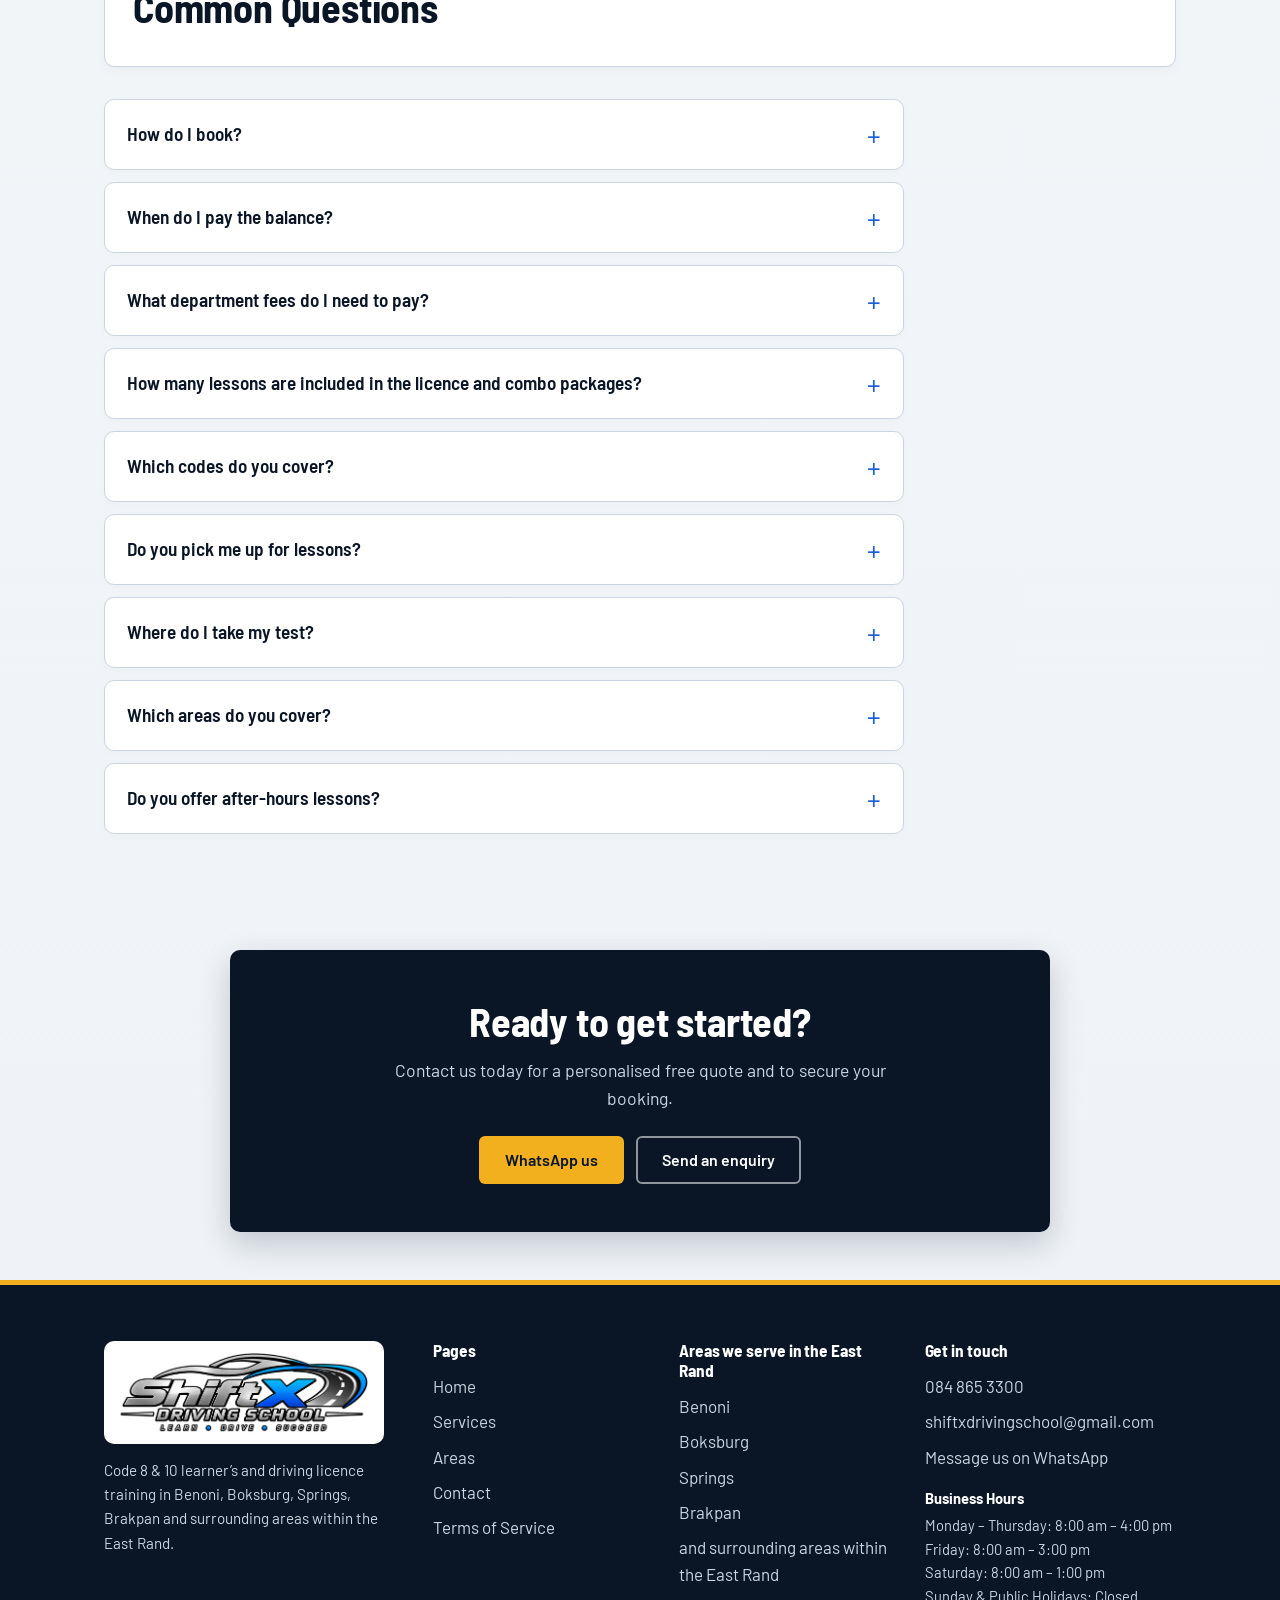
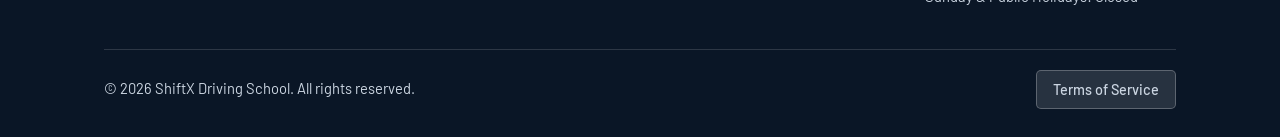
<file: services.html>
<!DOCTYPE html>
<html lang="en-ZA">
<head>
<meta charset="utf-8">
<meta name="viewport" content="width=device-width, initial-scale=1">
<title>Services | ShiftX Driving School</title>
<meta name="description" content="ShiftX Driving School services: Code 8 &amp; 10 learner's licence, driving licence, refresher lessons, PrDP, driver's licence and vehicle licence disk renewals (assistance with bookings only).">
<meta name="theme-color" content="#0A1626">
<meta property="og:type" content="website">
<meta property="og:title" content="Services | ShiftX Driving School">
<meta property="og:description" content="ShiftX Driving School services: Code 8 &amp; 10 learner's licence, driving licence, refresher lessons, PrDP, driver's licence and vehicle licence disk renewals (assistance with bookings only).">
<meta property="og:image" content="assets/og-image.jpg">
<link rel="icon" href="assets/favicon.svg" type="image/svg+xml">
<link rel="apple-touch-icon" href="assets/apple-touch-icon.png">
<link rel="preconnect" href="https://fonts.googleapis.com">
<link rel="preconnect" href="https://fonts.gstatic.com" crossorigin>
<link href="https://fonts.googleapis.com/css2?family=Barlow:wght@400;500;600&amp;family=Barlow+Semi+Condensed:wght@600;700&amp;display=swap" rel="stylesheet">
<link rel="stylesheet" href="css/styles.css">
</head>
<body>

<a class="skip-link" href="#main">Skip to content</a>
<header class="site-header">
  <div class="container header-inner">
    <a class="brand" href="index.html" aria-label="ShiftX Driving School, home"><img src="assets/logo-light.png" alt="ShiftX Driving School" width="1038" height="339"></a>
    <button class="nav-toggle" type="button" aria-expanded="false" aria-controls="site-nav"><span class="sr-only">Menu</span><span class="bars" aria-hidden="true"></span></button>
    <nav id="site-nav" class="nav" aria-label="Main">
      <ul>
        <li><a href="index.html">Home</a></li>
        <li><a href="services.html" aria-current="page">Services</a></li>
        <li><a href="areas.html">Areas</a></li>
        <li><a href="contact.html">Contact</a></li>
      </ul>
      <a class="btn btn--blue" data-whatsapp href="contact.html">WhatsApp us</a>
    </nav>
  </div>
</header>
<main id="main">
<section class="page-hero">
  <div class="container">
    <div class="page-hero-card">
      <h1>Our Services</h1>
      <p>Everything you need to get licensed and on the road. Contact us for a personalised free quote.</p>
    </div>
  </div>
</section>

<!-- PACKAGES -->
<section class="section">
  <div class="container">
    <div class="section-head">
      <h2>Packages</h2>
      <p>Choose the package that fits where you are right now. Contact us for a free quote.</p>
    </div>
    <div class="plan-rows">

      <!-- Learner's only -->
      <article class="plan-row">
        <div>
          <h3>Learner&rsquo;s Licence (Code 8 &amp; 10)</h3>
          <p>Get your Code 8 or Code 10 learner&rsquo;s licence. Includes theory preparation and test booking assistance.</p>
        </div>
        <div style="display:flex;align-items:center;">
          <a class="btn btn--gray" href="contact.html">Contact for a free quote</a>
        </div>
      </article>

      <!-- Licence only -->
      <article class="plan-row">
        <div>
          <h3>Driving Licence (Code 8 &amp; 10)</h3>
          <p>For applicants who already hold a valid learner&rsquo;s licence. Code 8 and Code 10 training. Includes <strong>8&ndash;10 lessons</strong> (parking &amp; road) in the package price. Additional lessons will be added to your outstanding balance.</p>
        </div>
        <div style="display:flex;align-items:center;">
          <a class="btn btn--gray" href="contact.html">Contact for a free quote</a>
        </div>
      </article>

      <!-- Combo package (Best Value) -->
      <article class="plan-row plan-row--best"><span class="badge">Best value</span>
        <div>
          <h3>Learner&rsquo;s &amp; Licence Package</h3>
          <p>From learner&rsquo;s licence to driving licence for Code 8 and Code 10. Includes <strong>8&ndash;10 lessons</strong> (parking &amp; road) in the package price. Additional lessons will be added to your outstanding balance.</p>
        </div>
        <div style="display:flex;align-items:center;">
          <a class="btn btn--blue" href="contact.html">Contact for a free quote</a>
        </div>
      </article>

      <!-- Refresher Lessons -->
      <article class="plan-row">
        <div>
          <h3>Refresher Lessons Package</h3>
          <p>A refresher package of <strong>8 lessons in total</strong>, covering both parking manoeuvres and road driving. Ideal for licensed drivers who want to build confidence or polish their driving skills.</p>
        </div>
        <div style="display:flex;align-items:center;">
          <a class="btn btn--gray" href="contact.html">Contact for a free quote</a>
        </div>
      </article>

    </div>
    <div class="notice-box">
      <p><strong>Department Fees:</strong> All DLTC/traffic department fees are for the applicant&rsquo;s own account and are not included in the package price. Outstanding balance is due once your test date is confirmed.</p>
    </div>
  </div>
</section>

<!-- ADDITIONAL SERVICES -->
<section class="section section--paper">
  <div class="container">
    <div class="section-head">
      <h2>Additional Services</h2>
      <p>We offer a range of supporting services to help you at every step of the licensing process.</p>
    </div>
    <div class="service-grid">

      <div class="service-card">
        <span class="tag">Booking Assistance</span>
        <h3>Vehicle Licence Disk Renewals</h3>
        <p><strong>Assistance with bookings only.</strong> We help schedule and arrange your DLTC booking to renew your vehicle licence disk smoothly.</p>
        <a class="btn btn--gray" href="contact.html">Contact for a free quote</a>
      </div>

      <div class="service-card">
        <span class="tag">Booking Assistance</span>
        <h3>Driver&rsquo;s Licence Renewals</h3>
        <p><strong>Assistance with bookings only.</strong> We assist with securing your appointment and booking at the DLTC for your driver&rsquo;s licence card renewal.</p>
        <a class="btn btn--gray" href="contact.html">Contact for a free quote</a>
      </div>

      <div class="service-card">
        <span class="tag">PrDP</span>
        <h3>Professional Driving Permit (PrDP)</h3>
        <p>We assist with PrDP applications for drivers who transport passengers or goods professionally.</p>
        <a class="btn btn--gray" href="contact.html">Contact for a free quote</a>
      </div>

    </div>
  </div>
</section>

<!-- HOW PAYMENT WORKS -->
<section class="section">
  <div class="container">
    <div class="section-head"><h2>How Payment Works</h2></div>
    <ul class="pay-list">
      <li><strong>Book</strong><span>Contact us to get a free quote and secure your booking.</span></li>
      <li><strong>Balance</strong><span>Your outstanding balance is due once your test date has been confirmed.</span></li>
      <li><strong>Extra Lessons</strong><span>Additional lessons beyond those included in your package will be added to your outstanding balance.</span></li>
      <li><strong>Department Fees</strong><span>All department (DLTC/traffic) fees are for the applicant&rsquo;s own account and are not included in the package price.</span></li>
    </ul>
  </div>
</section>

<!-- BUSINESS HOURS -->
<section class="section section--paper">
  <div class="container">
    <div class="section-head">
      <h2>Business Hours</h2>
      <p>We&rsquo;re available during the following hours. Please note we are closed on Sundays and public holidays.</p>
    </div>
    <div class="hours-grid">
      <div class="hours-card">
        <strong>Monday &ndash; Thursday</strong>
        <span>8:00 am &ndash; 4:00 pm</span>
      </div>
      <div class="hours-card">
        <strong>Friday</strong>
        <span>8:00 am &ndash; 3:00 pm</span>
      </div>
      <div class="hours-card">
        <strong>Saturday</strong>
        <span>8:00 am &ndash; 1:00 pm</span>
      </div>
      <div class="hours-card">
        <strong>Sunday &amp; Public Holidays</strong>
        <span>Closed</span>
      </div>
    </div>
  </div>
</section>

<!-- FAQ -->
<section class="section">
  <div class="container">
    <div class="section-head"><h2>Common Questions</h2></div>
    <div class="faq">
      <details><summary>How do I book?</summary><p>Send us a message on WhatsApp or use the form on our contact page. Tell us your area and the service you need and we&rsquo;ll provide a free quote and confirm the details.</p></details>
      <details><summary>When do I pay the balance?</summary><p>Your outstanding balance is due once your test date has been confirmed.</p></details>
      <details><summary>What department fees do I need to pay?</summary><p>All DLTC and traffic department fees are payable by the applicant and are not included in our package prices. We will advise you of the applicable fees when we confirm your booking.</p></details>
      <details><summary>How many lessons are included in the licence and combo packages?</summary><p>The Driving Licence package and the Learner&rsquo;s &amp; Licence Package both include 8&ndash;10 lessons covering parking manoeuvres and road driving. Any additional lessons required will be added to your outstanding balance.</p></details>
      <details><summary>Which codes do you cover?</summary><p>We train for Code 8 (light motor vehicles / cars) and Code 10 (heavy vehicles / trucks).</p></details>
      <details><summary>Do you pick me up for lessons?</summary><p>Yes, we offer student pick-up and drop-off depending on your location. Tell us where you live and we&rsquo;ll confirm.</p></details>
      <details><summary>Where do I take my test?</summary><p>We work with the Brakpan, Springs and Boksburg DLTC offices.</p></details>
      <details><summary>Which areas do you cover?</summary><p>Benoni, Boksburg, Springs, Brakpan and surrounding areas within the East Rand. If you&rsquo;re unsure, get in touch and ask.</p></details>
      <details><summary>Do you offer after-hours lessons?</summary><p>Yes, times after hours can be arranged. Contact us to discuss availability.</p></details>
    </div>
  </div>
</section>

<section class="cta-band">
  <div class="container">
    <div class="cta-card">
      <h2>Ready to get started?</h2>
      <p>Contact us today for a personalised free quote and to secure your booking.</p>
      <div class="btn-row">
        <a class="btn btn--yellow" data-whatsapp href="contact.html">WhatsApp us</a>
        <a class="btn btn--outline-light" href="contact.html">Send an enquiry</a>
      </div>
    </div>
  </div>
</section>
</main>
<footer class="site-footer">
  <div class="container">
    <div class="footer-grid">
      <div>
        <a class="footer-logo" href="index.html" aria-label="ShiftX Driving School, home"><img src="assets/logo-light.png" alt="ShiftX Driving School" width="1038" height="339" loading="lazy"></a>
        <p class="footer-about">Code 8 &amp; 10 learner&rsquo;s and driving licence training in Benoni, Boksburg, Springs, Brakpan and surrounding areas within the East Rand.</p>
      </div>
      <div>
        <h3>Pages</h3>
        <ul>
          <li><a href="index.html">Home</a></li>
          <li><a href="services.html">Services</a></li>
          <li><a href="areas.html">Areas</a></li>
          <li><a href="contact.html">Contact</a></li>
          <li><a href="tos.html">Terms of Service</a></li>
        </ul>
      </div>
      <div>
        <h3>Areas we serve in the East Rand</h3>
        <ul>
          <li><a href="areas.html#benoni">Benoni</a></li>
          <li><a href="areas.html#boksburg">Boksburg</a></li>
          <li><a href="areas.html#springs">Springs</a></li>
          <li><a href="areas.html#brakpan">Brakpan</a></li>
          <li>and surrounding areas within the East Rand</li>
        </ul>
      </div>
      <div>
        <h3>Get in touch</h3>
        <ul>
          <li><a data-phone href="contact.html"><span data-phone-text>Call us</span></a></li>
          <li><a data-email href="contact.html"><span data-email-text>Email us</span></a></li>
          <li><a data-whatsapp href="contact.html">Message us on WhatsApp</a></li>
        </ul>
        <div style="margin-top:16px;font-size:.92rem;color:var(--on-dark);">
          <strong style="color:#fff;display:block;margin-bottom:4px;">Business Hours</strong>
          Monday &ndash; Thursday: 8:00 am &ndash; 4:00 pm<br>
          Friday: 8:00 am &ndash; 3:00 pm<br>
          Saturday: 8:00 am &ndash; 1:00 pm<br>
          Sunday &amp; Public Holidays: Closed
        </div>
      </div>
    </div>
    <div class="footer-bottom">
      <span>&copy; 2026 ShiftX Driving School. All rights reserved.</span>
      <a class="btn-tos" href="tos.html">Terms of Service</a>
    </div>
  </div>
</footer>
<script src="js/config.js"></script>
<script src="js/main.js"></script>
</body>
</html>
</file>
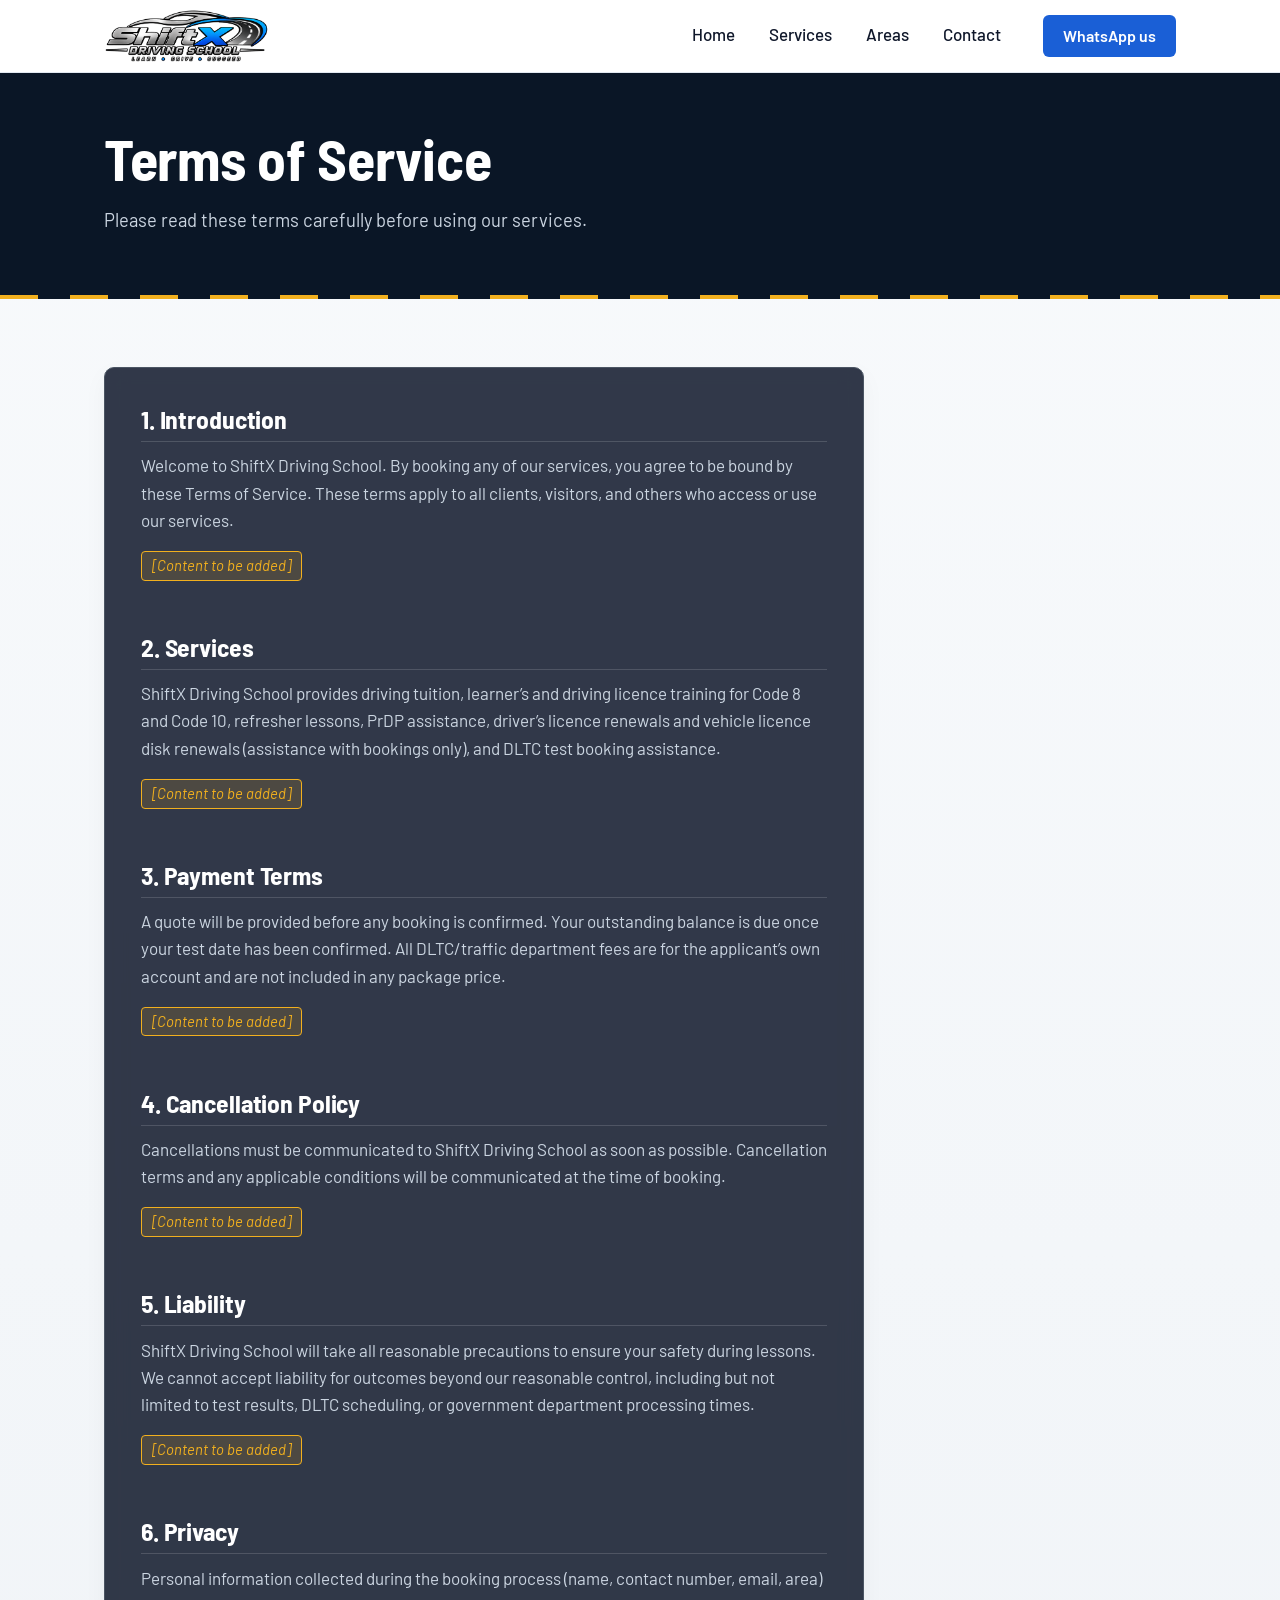
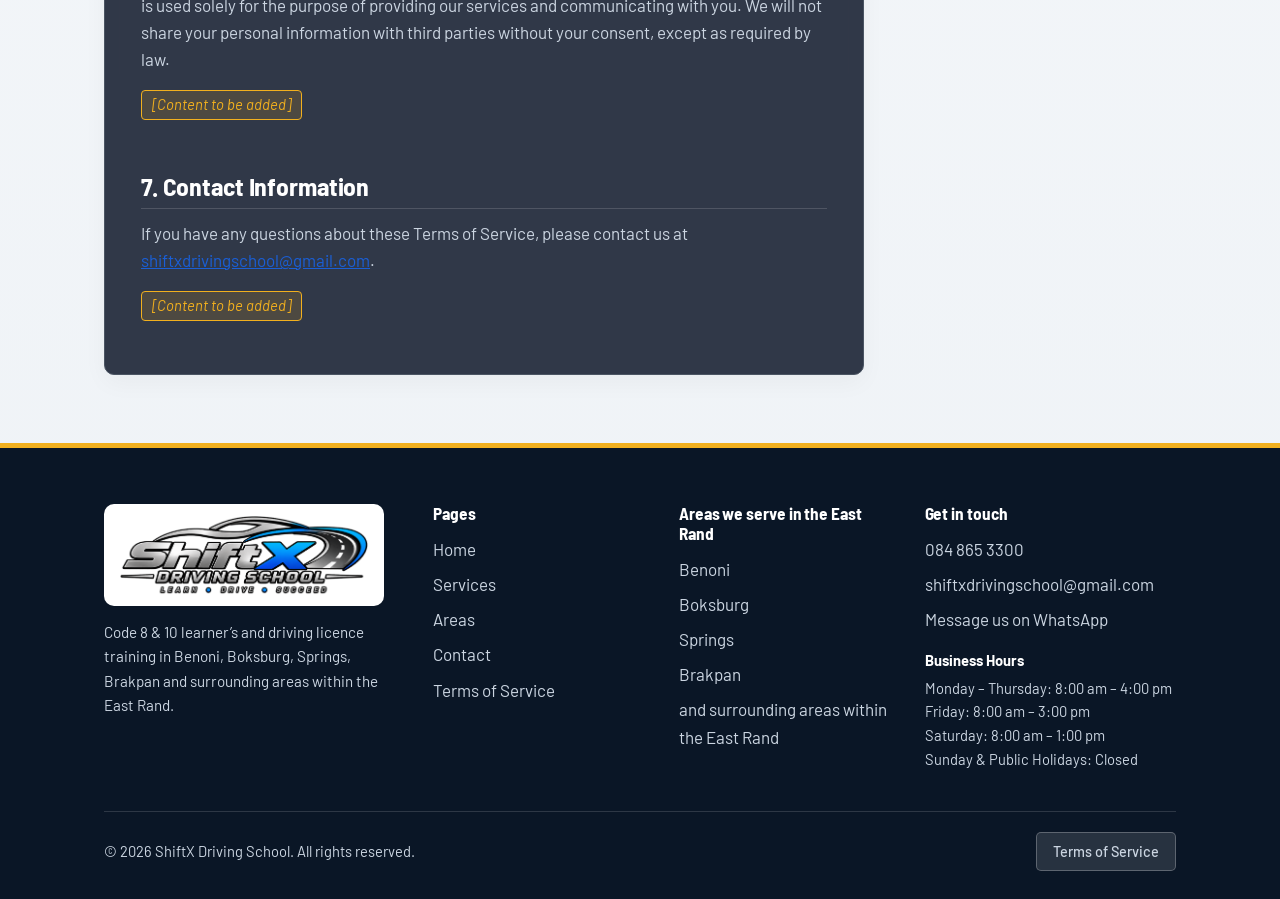
<file: tos.html>
<!DOCTYPE html>
<html lang="en-ZA">
<head>
<meta charset="utf-8">
<meta name="viewport" content="width=device-width, initial-scale=1">
<title>Terms of Service | ShiftX Driving School</title>
<meta name="description" content="Terms of Service for ShiftX Driving School.">
<meta name="theme-color" content="#0A1626">
<meta property="og:type" content="website">
<meta property="og:title" content="Terms of Service | ShiftX Driving School">
<meta property="og:description" content="Terms of Service for ShiftX Driving School.">
<meta property="og:image" content="assets/og-image.jpg">
<link rel="icon" href="assets/favicon.svg" type="image/svg+xml">
<link rel="apple-touch-icon" href="assets/apple-touch-icon.png">
<link rel="preconnect" href="https://fonts.googleapis.com">
<link rel="preconnect" href="https://fonts.gstatic.com" crossorigin>
<link href="https://fonts.googleapis.com/css2?family=Barlow:wght@400;500;600&amp;family=Barlow+Semi+Condensed:wght@600;700&amp;display=swap" rel="stylesheet">
<link rel="stylesheet" href="css/styles.css">
<style>
  .tos-content{max-width:760px;background:rgba(15,23,42,0.85);backdrop-filter:blur(10px);border:1px solid #4B5563;border-radius:var(--radius);padding:36px}
  .tos-content h2{font-size:1.6rem;margin-top:2em;margin-bottom:.4em;border-bottom:1px solid rgba(255,255,255,0.15);padding-bottom:.3em;color:#FFFFFF}
  .tos-content h2:first-child{margin-top:0}
  .tos-content p{color:var(--on-dark)}
  .tos-placeholder{display:inline-block;background:rgba(242,176,30,0.15);border:1px solid #F2B01E;border-radius:4px;padding:2px 10px;font-size:.93rem;color:#F2B01E;font-style:italic}
</style>
</head>
<body>

<a class="skip-link" href="#main">Skip to content</a>
<header class="site-header">
  <div class="container header-inner">
    <a class="brand" href="index.html" aria-label="ShiftX Driving School, home"><img src="assets/logo-light.png" alt="ShiftX Driving School" width="1038" height="339"></a>
    <button class="nav-toggle" type="button" aria-expanded="false" aria-controls="site-nav"><span class="sr-only">Menu</span><span class="bars" aria-hidden="true"></span></button>
    <nav id="site-nav" class="nav" aria-label="Main">
      <ul>
        <li><a href="index.html">Home</a></li>
        <li><a href="services.html">Services</a></li>
        <li><a href="areas.html">Areas</a></li>
        <li><a href="contact.html">Contact</a></li>
      </ul>
      <a class="btn btn--blue" data-whatsapp href="contact.html">WhatsApp us</a>
    </nav>
  </div>
</header>
<main id="main">
<section class="page-hero">
  <div class="container">
    <div class="page-hero-card">
      <h1>Terms of Service</h1>
      <p>Please read these terms carefully before using our services.</p>
    </div>
  </div>
</section>

<section class="section">
  <div class="container">
    <div class="tos-content">

      <h2>1. Introduction</h2>
      <p>Welcome to ShiftX Driving School. By booking any of our services, you agree to be bound by these Terms of Service. These terms apply to all clients, visitors, and others who access or use our services.</p>
      <p><span class="tos-placeholder">[Content to be added]</span></p>

      <h2>2. Services</h2>
      <p>ShiftX Driving School provides driving tuition, learner&rsquo;s and driving licence training for Code 8 and Code 10, refresher lessons, PrDP assistance, driver&rsquo;s licence renewals and vehicle licence disk renewals (assistance with bookings only), and DLTC test booking assistance.</p>
      <p><span class="tos-placeholder">[Content to be added]</span></p>

      <h2>3. Payment Terms</h2>
      <p>A quote will be provided before any booking is confirmed. Your outstanding balance is due once your test date has been confirmed. All DLTC/traffic department fees are for the applicant&rsquo;s own account and are not included in any package price.</p>
      <p><span class="tos-placeholder">[Content to be added]</span></p>

      <h2>4. Cancellation Policy</h2>
      <p>Cancellations must be communicated to ShiftX Driving School as soon as possible. Cancellation terms and any applicable conditions will be communicated at the time of booking.</p>
      <p><span class="tos-placeholder">[Content to be added]</span></p>

      <h2>5. Liability</h2>
      <p>ShiftX Driving School will take all reasonable precautions to ensure your safety during lessons. We cannot accept liability for outcomes beyond our reasonable control, including but not limited to test results, DLTC scheduling, or government department processing times.</p>
      <p><span class="tos-placeholder">[Content to be added]</span></p>

      <h2>6. Privacy</h2>
      <p>Personal information collected during the booking process (name, contact number, email, area) is used solely for the purpose of providing our services and communicating with you. We will not share your personal information with third parties without your consent, except as required by law.</p>
      <p><span class="tos-placeholder">[Content to be added]</span></p>

      <h2>7. Contact Information</h2>
      <p>If you have any questions about these Terms of Service, please contact us at <a href="mailto:shiftxdrivingschool@gmail.com">shiftxdrivingschool@gmail.com</a>.</p>
      <p><span class="tos-placeholder">[Content to be added]</span></p>

    </div>
  </div>
</section>
</main>
<footer class="site-footer">
  <div class="container">
    <div class="footer-grid">
      <div>
        <a class="footer-logo" href="index.html" aria-label="ShiftX Driving School, home"><img src="assets/logo-light.png" alt="ShiftX Driving School" width="1038" height="339" loading="lazy"></a>
        <p class="footer-about">Code 8 &amp; 10 learner&rsquo;s and driving licence training in Benoni, Boksburg, Springs, Brakpan and surrounding areas within the East Rand.</p>
      </div>
      <div>
        <h3>Pages</h3>
        <ul>
          <li><a href="index.html">Home</a></li>
          <li><a href="services.html">Services</a></li>
          <li><a href="areas.html">Areas</a></li>
          <li><a href="contact.html">Contact</a></li>
          <li><a href="tos.html">Terms of Service</a></li>
        </ul>
      </div>
      <div>
        <h3>Areas we serve in the East Rand</h3>
        <ul>
          <li><a href="areas.html#benoni">Benoni</a></li>
          <li><a href="areas.html#boksburg">Boksburg</a></li>
          <li><a href="areas.html#springs">Springs</a></li>
          <li><a href="areas.html#brakpan">Brakpan</a></li>
          <li>and surrounding areas within the East Rand</li>
        </ul>
      </div>
      <div>
        <h3>Get in touch</h3>
        <ul>
          <li><a data-phone href="contact.html"><span data-phone-text>Call us</span></a></li>
          <li><a data-email href="contact.html"><span data-email-text>Email us</span></a></li>
          <li><a data-whatsapp href="contact.html">Message us on WhatsApp</a></li>
        </ul>
        <div style="margin-top:16px;font-size:.92rem;color:var(--on-dark);">
          <strong style="color:#fff;display:block;margin-bottom:4px;">Business Hours</strong>
          Monday &ndash; Thursday: 8:00 am &ndash; 4:00 pm<br>
          Friday: 8:00 am &ndash; 3:00 pm<br>
          Saturday: 8:00 am &ndash; 1:00 pm<br>
          Sunday &amp; Public Holidays: Closed
        </div>
      </div>
    </div>
    <div class="footer-bottom">
      <span>&copy; 2026 ShiftX Driving School. All rights reserved.</span>
      <a class="btn-tos" href="tos.html">Terms of Service</a>
    </div>
  </div>
</footer>
<script src="js/config.js"></script>
<script src="js/main.js"></script>
</body>
</html>
</file>
<file: css/styles.css>
/* ShiftX Driving School — styles */
:root{
  --navy:#0A1626; --navy-2:#102238; --navy-3:#1B3252;
  --blue:#1A5FD6; --blue-dark:#1449A8; --sky:#6AA8FF;
  --yellow:#F2B01E; --yellow-dark:#DB9A0A;
  --bg:#F8FAFC; --bg-alt:#EEF2F6; --white:#FFFFFF; --ink:#0F172A; --muted:#64748B; --line:#CBD5E1;
  --on-dark:#CBD5E1;
  --radius:10px; --maxw:1120px;
  --font-head:"Barlow Semi Condensed","Barlow",system-ui,sans-serif;
  --font-body:"Barlow",system-ui,-apple-system,"Segoe UI",Roboto,sans-serif;
}
*,*::before,*::after{box-sizing:border-box}
html{scroll-behavior:smooth;-webkit-text-size-adjust:100%;background:var(--bg)}
body{margin:0;font-family:var(--font-body);font-size:1.0625rem;line-height:1.6;color:var(--ink);background:linear-gradient(180deg,#F8FAFC 0%,#EEF2F6 100%)}
img{max-width:100%;height:auto;display:block}
a{color:var(--blue)}
a:hover{color:var(--blue-dark)}
:focus-visible{outline:3px solid var(--sky);outline-offset:3px;border-radius:4px}
.sr-only{position:absolute;width:1px;height:1px;overflow:hidden;clip:rect(0 0 0 0);white-space:nowrap}
.skip-link{position:absolute;left:12px;top:-60px;background:var(--yellow);color:var(--navy);padding:10px 16px;font-weight:600;border-radius:6px;z-index:100;text-decoration:none}
.skip-link:focus{top:12px}
.container{width:100%;max-width:var(--maxw);margin:0 auto;padding:0 24px}

h1,h2,h3{font-family:var(--font-head);font-weight:700;line-height:1.15;margin:0 0 .5em;letter-spacing:-.005em;color:var(--navy)}
h1{font-size:clamp(2.2rem,5vw,3.6rem)}
h2{font-size:clamp(1.7rem,3.2vw,2.5rem)}
h3{font-size:1.35rem}
p{margin:0 0 1em;color:#334155}
.lead{font-size:1.18rem;max-width:60ch;color:#334155}
.muted{color:var(--muted)}
.split,.contact-layout{grid-template-columns:1fr;gap:24px}
.contact-layout > .form{order:-1}

/* Buttons */
.btn{display:inline-flex;align-items:center;justify-content:center;gap:.5em;font:600 1rem/1 var(--font-body);padding:14px 24px;border-radius:6px;border:2px solid transparent;text-decoration:none;cursor:pointer;transition:background-color .15s,color .15s,border-color .15s}
.btn--yellow{background:var(--yellow);color:var(--navy)}
.btn--yellow:hover{background:var(--yellow-dark);color:var(--navy)}
.btn--blue{background:var(--blue);color:#fff}
.btn--blue:hover{background:var(--blue-dark);color:#fff}
.btn--gray{background:#334155;color:#FFFFFF;border-color:#334155}
.btn--gray:hover{background:#1E293B;border-color:#1E293B;color:#FFFFFF}
.btn--outline-light{border-color:rgba(255,255,255,.55);color:#fff}
.btn--outline-light:hover{background:rgba(255,255,255,.12);color:#fff;border-color:#fff}
.btn--outline-dark{border-color:#CBD5E1;color:var(--ink);background:#FFFFFF}
.btn--outline-dark:hover{border-color:var(--blue);color:var(--blue)}
.btn-row{display:flex;flex-wrap:wrap;gap:12px;margin-top:24px}
.btn-tos{display:inline-flex;align-items:center;justify-content:center;padding:7px 16px;background:rgba(255,255,255,0.12);border:1px solid rgba(255,255,255,0.25);border-radius:5px;color:#FFFFFF;font-size:.9rem;font-weight:500;text-decoration:none;transition:background .15s,border-color .15s}
.btn-tos:hover{background:rgba(255,255,255,0.22);border-color:#FFFFFF;color:#FFFFFF;text-decoration:none}

/* Header */
.site-header{position:sticky;top:0;z-index:50;background:#FFFFFF;border-bottom:1px solid #E2E8F0;box-shadow:0 2px 8px rgba(0,0,0,0.03)}
.header-inner{display:flex;align-items:center;justify-content:space-between;gap:20px;min-height:72px}
.brand img{height:54px;width:auto}
.nav{display:flex;align-items:center;gap:28px}
.nav ul{display:flex;gap:6px;list-style:none;margin:0;padding:0}
.nav ul a{display:block;padding:10px 14px;color:var(--ink);text-decoration:none;font-weight:500;border-bottom:3px solid transparent}
.nav ul a:hover{color:var(--blue)}
.nav ul a[aria-current="page"]{color:var(--blue);border-bottom-color:var(--yellow);font-weight:600}
.nav .btn{padding:11px 18px}
.nav-toggle{display:none;background:none;border:1px solid #CBD5E1;border-radius:6px;width:44px;height:44px;cursor:pointer;padding:0;align-items:center;justify-content:center}
.nav-toggle .bars,.nav-toggle .bars::before,.nav-toggle .bars::after{display:block;width:20px;height:2px;background:var(--ink);content:"";position:relative}
.nav-toggle .bars::before{position:absolute;top:-6px}
.nav-toggle .bars::after{position:absolute;top:6px}

/* Hero */
.hero{position:relative;background:var(--navy);color:#fff;padding:64px 0 80px}
.hero::after,.page-hero::after{content:"";position:absolute;left:0;right:0;bottom:0;height:4px;background:repeating-linear-gradient(90deg,var(--yellow) 0 38px,transparent 38px 70px)}
.hero-grid{display:grid;grid-template-columns:1.2fr .8fr;gap:40px;align-items:center}
.hero h1,.hero-card h1,.page-hero h1,.page-hero-card h1,.cta-card h2{color:#fff}
.hero-card h1{margin-bottom:.35em}
.hero .lead,.hero-card .lead,.page-hero p,.page-hero-card p{color:var(--on-dark)}
.hero-note{margin-top:18px;color:var(--on-dark);font-size:.95rem}

/* Signpost */
.signpost-card{display:flex;flex-direction:column;align-items:center}
.signpost{position:relative;display:flex;flex-direction:column;gap:12px;padding:6px 0;width:100%;filter:drop-shadow(0 6px 12px rgba(0,0,0,.35))}
.signpost::before{content:"";position:absolute;left:50%;top:-10px;bottom:-10px;width:8px;transform:translateX(-50%);background:linear-gradient(90deg,#3A4B66,#5A6D8C,#3A4B66);border-radius:3px}
.sign{position:relative;display:block;width:90%;padding:14px 44px 14px 22px;background:var(--blue);color:#fff;font:700 1.4rem/1.1 var(--font-head);text-decoration:none;clip-path:polygon(0 0,calc(100% - 24px) 0,100% 50%,calc(100% - 24px) 100%,0 100%);transition:transform .2s ease,box-shadow .2s ease,background-color .15s}
.sign small{display:block;font:500 .82rem/1.3 var(--font-body);color:#D3E3FF;margin-top:2px}
.sign:hover{transform:translateY(-3px) scale(1.02);box-shadow:0 8px 20px rgba(26,95,214,.35);background:#2A72EE;color:#fff}
.sign:active,.sign.clicked{transform:scale(0.96);box-shadow:none}
.sign--left{margin-left:auto;padding:14px 22px 14px 44px;text-align:right;clip-path:polygon(24px 0,100% 0,100% 100%,24px 100%,0 50%)}
.signpost-caption{margin:16px 0 0;text-align:center;color:var(--on-dark);font-size:.92rem}

/* Page hero (inner pages) */
.page-hero{position:relative;background:var(--navy);color:#fff;padding:52px 0 64px}
.page-hero h1{color:#fff;margin-bottom:.25em}
.page-hero p{color:var(--on-dark);max-width:62ch;font-size:1.15rem;margin:0}

/* Strip */
.strip{background:#F1F5F9;border-bottom:1px solid #E2E8F0;padding:24px 0}
.strip-grid{display:grid;grid-template-columns:repeat(3,1fr);gap:20px;padding:0;margin:0;list-style:none}
.strip-item{display:flex;gap:14px;align-items:flex-start;background:#FFFFFF;border:1px solid #CBD5E1;border-radius:var(--radius);padding:22px 24px;box-shadow:0 4px 12px rgba(0,0,0,0.03)}
.strip-item svg{flex:none;width:28px;height:28px;color:var(--blue);margin-top:2px}
.strip-item strong{display:block;font-family:var(--font-head);font-size:1.15rem;line-height:1.2;color:var(--navy)}
.strip-item span{display:block;color:var(--muted);font-size:.95rem;line-height:1.4;margin-top:4px}

/* Sections */
.section{padding:68px 0}
.section--paper{background:#F1F5F9}
.section-head{background:#FFFFFF;border:1px solid #CBD5E1;border-radius:var(--radius);padding:26px 28px;margin-bottom:32px;box-shadow:0 4px 14px rgba(0,0,0,0.03)}
.section-head h2{margin-bottom:.25em}
.section-head p{color:var(--muted);font-size:1.1rem;margin:0}

/* Plans (home) */
.plans{display:grid;grid-template-columns:repeat(auto-fill,minmax(250px,1fr));gap:22px;align-items:stretch}
.plan{position:relative;display:flex;flex-direction:column;background:#F1F5F9;border:1px solid #94A3B8;border-radius:var(--radius);padding:28px 24px;box-shadow:0 4px 14px rgba(0,0,0,0.04)}
.plan--best{background:#FFFFFF;border:2px solid var(--blue);box-shadow:0 10px 30px rgba(26,95,214,.12)}
.badge{position:absolute;top:-13px;left:20px;background:var(--yellow);color:var(--navy);font:700 .85rem/1 var(--font-head);padding:6px 12px;border-radius:5px}
.plan h3{margin-bottom:.3em;color:var(--navy)}
.plan-desc{color:#475569;margin-bottom:20px;font-size:.98rem}
.plan .btn{margin-top:auto}
.fine{color:var(--muted);font-size:.95rem;margin-top:24px;display:inline-block;background:#FFFFFF;border:1px solid #CBD5E1;border-radius:6px;padding:12px 18px}

/* Notice box */
.notice-box{background:#FFFBEB;border:1px solid #F59E0B;border-radius:var(--radius);padding:20px 24px;margin-top:24px;color:#92400E}
.notice-box p{margin:0 0 .5em;color:#92400E}
.notice-box p:last-child{margin:0}
.notice-box strong{color:#B45309}

/* Steps */
.steps{list-style:none;margin:0;padding:0;display:grid;grid-template-columns:repeat(4,1fr);gap:20px;counter-reset:step}
.steps li{counter-increment:step;position:relative;padding:52px 22px 22px;background:#FFFFFF;border:1px solid #CBD5E1;border-radius:var(--radius);box-shadow:0 4px 12px rgba(0,0,0,0.03)}
.steps li::before{content:counter(step);position:absolute;top:16px;left:20px;width:34px;height:34px;border-radius:50%;background:var(--navy);color:#fff;font:700 1.25rem/34px var(--font-head);text-align:center}
.steps h3{font-size:1.25rem;margin-bottom:.3em;color:var(--navy)}
.steps p{color:var(--muted);margin:0;font-size:.95rem}

/* Areas split */
.split{display:grid;grid-template-columns:1fr 1fr;gap:36px;align-items:stretch}
.text-block{background:#FFFFFF;border:1px solid #CBD5E1;border-radius:var(--radius);padding:32px 28px;box-shadow:0 4px 12px rgba(0,0,0,0.03);display:flex;flex-direction:column;justify-content:center}
.panel{background:#FFFFFF;border:1px solid #CBD5E1;border-radius:var(--radius);padding:28px 26px;box-shadow:0 4px 12px rgba(0,0,0,0.03)}
.panel h3{font-size:1.2rem;margin-bottom:.6em;color:var(--navy)}
.panel h3:not(:first-child){margin-top:1.4em}
.tick-list{list-style:none;margin:0;padding:0}
.tick-list li{display:flex;gap:10px;padding:6px 0;align-items:baseline;color:#475569}
.tick-list li::before{content:"";flex:none;width:8px;height:8px;background:var(--yellow);border-radius:2px;transform:translateY(-1px)}

/* CTA band */
.cta-band{padding:48px 0}
.cta-card{background:var(--navy);color:#fff;border-radius:var(--radius);padding:48px 32px;text-align:center;max-width:820px;margin:0 auto;box-shadow:0 12px 32px rgba(10,22,38,0.2)}
.cta-card h2{color:#fff;margin-bottom:.3em}
.cta-card p{color:var(--on-dark);margin:0 auto;max-width:52ch;font-size:1.1rem}
.cta-card .btn-row{justify-content:center}

/* Plan rows (services) */
.plan-rows{display:grid;gap:18px}
.plan-row{position:relative;display:grid;grid-template-columns:1.4fr 1fr;gap:20px;align-items:center;background:#F1F5F9;border:1px solid #94A3B8;border-radius:var(--radius);padding:26px 28px;box-shadow:0 4px 14px rgba(0,0,0,0.03)}
.plan-row--best{background:#FFFFFF;border:2px solid var(--blue);box-shadow:0 10px 30px rgba(26,95,214,.12)}
.plan-row h3{margin-bottom:.2em;color:var(--navy)}
.plan-row p{margin:0;color:#475569;font-size:1rem}

/* Additional service cards */
.service-grid{display:grid;grid-template-columns:repeat(auto-fill,minmax(270px,1fr));gap:22px}
.service-card{background:#FFFFFF;border:1px solid #CBD5E1;border-radius:var(--radius);padding:28px 24px;display:flex;flex-direction:column;gap:14px;box-shadow:0 4px 12px rgba(0,0,0,0.03)}
.service-card h3{margin:0;font-size:1.3rem;color:var(--navy)}
.service-card p{margin:0;color:var(--muted);font-size:1rem;flex:1}
.service-card .btn{align-self:flex-start;margin-top:auto}
.service-card .tag{display:inline-block;background:#EEF2F6;border:1px solid #E2E8F0;border-radius:4px;padding:3px 10px;font-size:.82rem;font-weight:600;color:#475569;margin-bottom:4px}

/* Business hours */
.hours-grid{display:grid;grid-template-columns:repeat(auto-fill,minmax(210px,1fr));gap:16px}
.hours-card{background:#FFFFFF;border:1px solid #CBD5E1;border-radius:var(--radius);padding:20px 22px;box-shadow:0 4px 12px rgba(0,0,0,0.03)}
.hours-card strong{display:block;font-family:var(--font-head);font-size:1.15rem;margin-bottom:4px;color:var(--navy)}
.hours-card span{color:var(--muted);font-size:1rem}

/* Pay list */
.pay-list{list-style:none;margin:0;padding:0;display:grid;gap:14px;max-width:760px}
.pay-list li{display:grid;grid-template-columns:140px 1fr;gap:18px;padding:18px 22px;background:#FFFFFF;border:1px solid #CBD5E1;border-radius:var(--radius);box-shadow:0 4px 12px rgba(0,0,0,0.03)}
.pay-list strong{font-family:var(--font-head);font-size:1.2rem;color:var(--blue)}
.pay-list span{color:#475569}

/* FAQ */
.faq{max-width:800px;display:grid;gap:12px}
.faq details{background:#FFFFFF;border:1px solid #CBD5E1;border-radius:var(--radius);padding:14px 22px;box-shadow:0 2px 8px rgba(0,0,0,0.02)}
.faq summary{cursor:pointer;list-style:none;padding:8px 36px 8px 0;font:600 1.2rem/1.3 var(--font-head);position:relative;color:var(--navy)}
.faq summary::-webkit-details-marker{display:none}
.faq summary::after{content:"+";position:absolute;right:0;top:50%;transform:translateY(-50%);font:400 1.7rem/1 var(--font-body);color:var(--blue)}
.faq details[open] summary::after{content:"\2013"}
.faq details p{color:#475569;padding:10px 0 6px;margin:0;max-width:64ch}

/* Areas page */
.town-grid{display:grid;grid-template-columns:repeat(2,1fr);gap:20px}
.town{background:#FFFFFF;border:1px solid #CBD5E1;border-left:6px solid var(--blue);border-radius:var(--radius);padding:24px 26px;scroll-margin-top:100px;box-shadow:0 4px 12px rgba(0,0,0,0.03)}
.town h3{margin-bottom:.25em;color:var(--navy)}
.town p{margin:0;color:var(--muted)}
.dltc-grid{display:grid;grid-template-columns:repeat(3,1fr);gap:20px}
.dltc{background:#FFFFFF;border:1px solid #CBD5E1;border-radius:var(--radius);padding:24px 26px;box-shadow:0 4px 12px rgba(0,0,0,0.03)}
.dltc h3{margin-bottom:.4em;color:var(--navy)}
.dltc a{font-weight:600}

/* Contact */
.contact-layout{display:grid;grid-template-columns:.85fr 1.15fr;gap:36px;align-items:start}
.info-list{list-style:none;margin:0 0 28px;padding:0;display:grid;gap:14px}
.info-list li{display:flex;gap:14px;align-items:flex-start;background:#FFFFFF;border:1px solid #CBD5E1;border-radius:var(--radius);padding:18px 20px;box-shadow:0 4px 12px rgba(0,0,0,0.03)}
.info-list svg{flex:none;width:26px;height:26px;color:var(--blue);margin-top:2px}
.info-list small{display:block;color:var(--muted);font-size:.9rem}
.info-list a,.info-list strong{font-weight:600;font-size:1.05rem;color:var(--navy)}
.form{background:#FFFFFF;border:1px solid #CBD5E1;border-radius:var(--radius);padding:32px 28px;box-shadow:0 8px 24px rgba(0,0,0,0.04)}
.form h2{font-size:1.6rem;color:var(--navy);margin-bottom:.6em}
.field{margin-bottom:16px}
.field label{display:block;font-weight:600;margin-bottom:6px;color:var(--navy);font-size:.95rem}
.field input,.field select,.field textarea{width:100%;font:inherit;padding:12px 14px;border:1px solid #CBD5E1;border-radius:6px;background:#FFFFFF;color:var(--ink)}
.field textarea{min-height:110px;resize:vertical}
.field input:focus,.field select:focus,.field textarea:focus{outline:3px solid rgba(26,95,214,.2);border-color:var(--blue)}
.field-row{display:grid;grid-template-columns:1fr 1fr;gap:16px}
.form-status{min-height:1.5em;margin:14px 0 0;font-weight:500}
.form-hint{color:var(--muted);font-size:.92rem;margin-top:12px}

/* Terms of Service page */
.tos-content{max-width:760px;background:#FFFFFF;border:1px solid #CBD5E1;border-radius:var(--radius);padding:36px;box-shadow:0 8px 24px rgba(0,0,0,0.04)}
.tos-content h2{font-size:1.6rem;margin-top:2em;margin-bottom:.4em;border-bottom:1px solid #E2E8F0;padding-bottom:.3em;color:var(--navy)}
.tos-content h2:first-child{margin-top:0}
.tos-content p{color:#475569}
.tos-placeholder{display:inline-block;background:#FFFBEB;border:1px solid #F59E0B;border-radius:4px;padding:2px 10px;font-size:.93rem;color:#B45309;font-style:italic}

/* Footer */
.site-footer{background:var(--navy);color:var(--on-dark);padding:56px 0 28px;border-top:5px solid var(--yellow)}
.footer-grid{display:grid;grid-template-columns:1.4fr 1fr 1fr 1.2fr;gap:36px}
.footer-logo img{width:min(280px,100%);background:#fff;border-radius:10px;padding:10px 14px}
.footer-about{margin:14px 0 0;font-size:.95rem;max-width:34ch;color:var(--on-dark)}
.site-footer h3{font-size:1.08rem;color:#fff;margin-bottom:.7em}
.site-footer ul{list-style:none;margin:0;padding:0}
.site-footer li{margin-bottom:8px}
.site-footer a{color:var(--on-dark);text-decoration:none}
.site-footer a:hover{color:#fff;text-decoration:underline}
.footer-bottom{margin-top:40px;padding-top:20px;border-top:1px solid rgba(255,255,255,0.14);font-size:.92rem;display:flex;flex-wrap:wrap;gap:12px 24px;justify-content:space-between;align-items:center}


/* Responsive Mobile Refinements */
@media (max-width:960px){
  .hero-grid{grid-template-columns:1fr;gap:28px}
  .signpost{max-width:440px;margin:0 auto}
  .strip-grid{grid-template-columns:1fr}
  .plans{grid-template-columns:1fr;max-width:540px;margin:0 auto}
  .steps{grid-template-columns:repeat(2,1fr);gap:16px}
  .split,.contact-layout{grid-template-columns:1fr;gap:24px}
  .plan-row{grid-template-columns:1fr}
  .dltc-grid{grid-template-columns:1fr}
  .footer-grid{grid-template-columns:1fr 1fr}
}
@media (max-width:820px){
  .nav-toggle{display:inline-flex}
  .nav{position:absolute;left:0;right:0;top:100%;background:#FFFFFF;border-bottom:1px solid #CBD5E1;flex-direction:column;align-items:stretch;gap:0;padding:8px 20px 20px;display:none;box-shadow:0 8px 24px rgba(0,0,0,0.08)}
  .nav.is-open{display:flex}
  .nav ul{flex-direction:column;gap:0}
  .nav ul a{padding:14px 4px;border-bottom:1px solid #E2E8F0;color:var(--ink)}
  .nav ul a[aria-current="page"]{border-bottom-color:var(--yellow);color:var(--blue)}
  .nav .btn{margin-top:16px}
}
@media (max-width:620px){
  body{font-size:.98rem}
  .container{padding:0 16px}
  .hero{padding:36px 0 44px}
  .hero h1{font-size:2.1rem;line-height:1.15;margin-bottom:.35em}
  .hero .lead{font-size:1.05rem}
  .sign{width:100%;font-size:1.2rem;padding:12px 18px;clip-path:none;border-radius:6px;text-align:center}
  .sign--left{text-align:center}
  .signpost::before{display:none}
  .section{padding:44px 0}
  .section-head{padding:20px 18px;margin-bottom:20px}
  .strip{padding:16px 0}
  .strip-item{padding:16px 18px}
  .plan{padding:22px 18px}
  .steps{grid-template-columns:1fr;gap:14px}
  .steps li{padding:48px 18px 18px}
  .town-grid,.field-row{grid-template-columns:1fr}
  .plan-row{padding:20px 18px}
  .pay-list li{grid-template-columns:1fr;gap:6px;padding:16px 18px}
  .form{padding:22px 18px}
  .footer-grid{grid-template-columns:1fr;gap:28px}
  .brand img{height:46px}
  .btn-row .btn{flex:1 1 100%}
  .service-card .btn{align-self:stretch;text-align:center;justify-content:center}
  .plans{max-width:100%}
  .cta-band{padding:32px 0}
  .cta-card{padding:28px 18px}
  .text-block{padding:22px 18px}
  .tos-content{padding:22px 18px}
}
@media (prefers-reduced-motion:reduce){
  html{scroll-behavior:auto}
  .sign{animation:none}
  *{transition:none!important}
}
</file>
